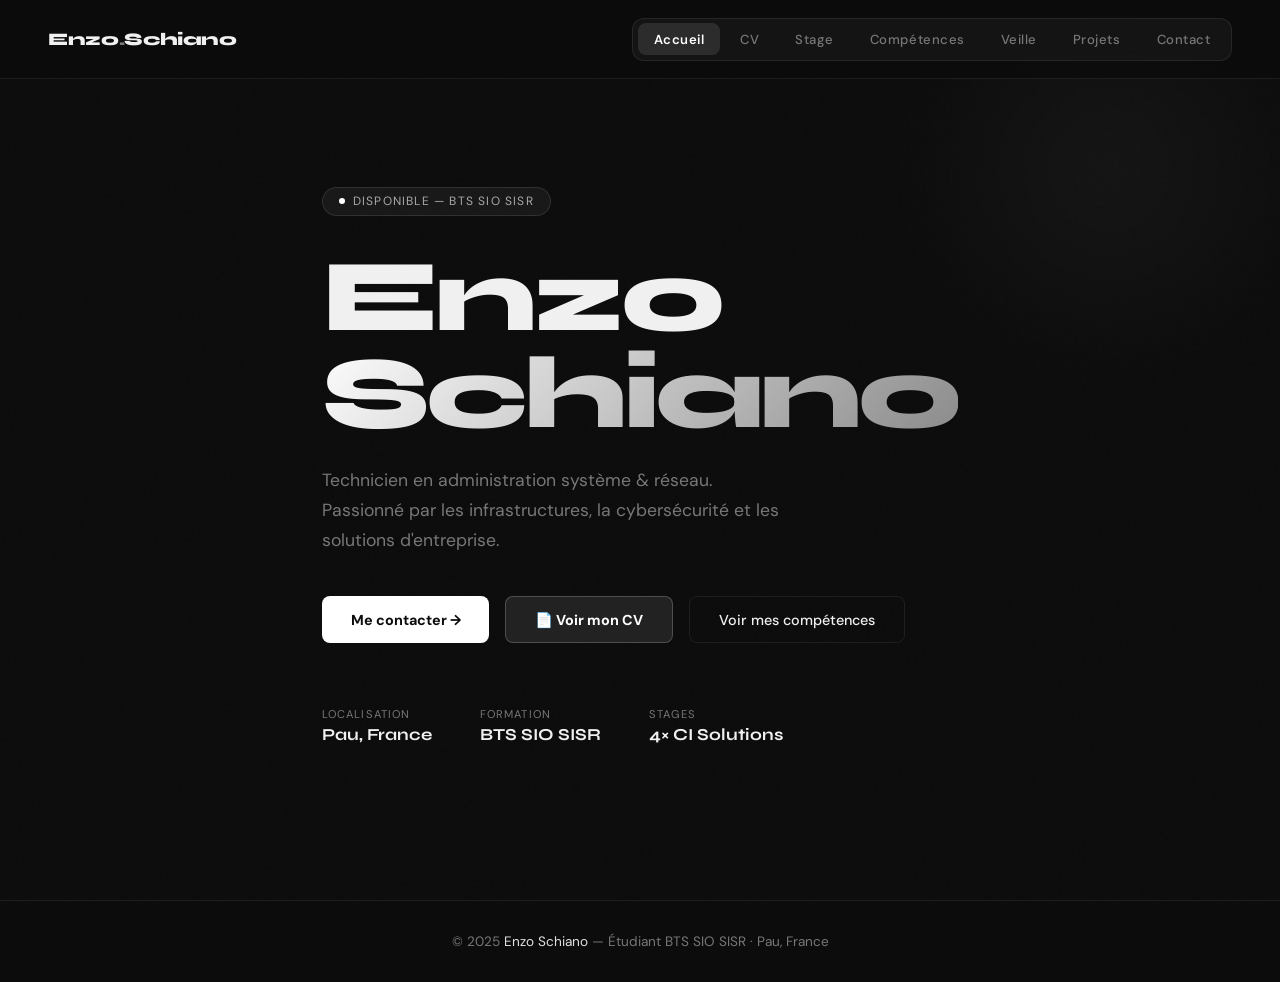
<file: index.html>
<!DOCTYPE html>
<html lang="fr">

<head>
    <meta charset="UTF-8" />
    <meta name="viewport" content="width=device-width, initial-scale=1.0" />
    <title>Enzo Schiano — BTS SIO SISR</title>
    <link rel="preconnect" href="https://fonts.googleapis.com">
    <link
        href="https://fonts.googleapis.com/css2?family=Syne:wght@400;600;700;800&family=DM+Sans:wght@300;400;500&display=swap"
        rel="stylesheet">
    <link rel="stylesheet" href="style.css">
</head>

<body>

    <nav>
        <a href="index.html" class="nav-logo" style="text-decoration:none;">Enzo<span>.</span>Schiano</a>
        <button class="nav-burger" id="burger-menu">
            <span></span>
            <span></span>
            <span></span>
        </button>
        <ul class="nav-tabs">
            <li><a href="index.html" class="active" >Accueil</a></li>
            <li><a href="cv.html">CV</a></li>
            <li><a href="stage.html">Stage</a></li>
            <li><a href="competences.html">Compétences</a></li>
            <li><a href="veille.html">Veille</a></li>
            <li><a href="rgsystem.html">Projets</a></li>
            <li><a href="contact.html">Contact</a></li>
        </ul>
    </nav>

    
<div id="accueil">
        <section id="hero">
            <div class="hero-glow"></div>
            <div class="hero-content">
                <div class="hero-tag">Disponible — BTS SIO SISR</div>
                <h1>Enzo<br><span class="highlight">Schiano</span></h1>
                <p class="hero-subtitle">Technicien en administration système &amp; réseau. Passionné par les
                    infrastructures, la cybersécurité et les solutions d'entreprise.</p>
                <div class="hero-actions" style="flex-wrap: wrap; gap: 1rem;">
                    <a href="contact.html" class="btn-primary">Me contacter →</a>
                    <a href="CV_Enzo_Schiano.png" target="_blank" class="btn-primary" style="background:#222; color:#fff; border: 1px solid rgba(255,255,255,0.2);">📄 Voir mon CV</a>
                    <a href="competences.html" class="btn-outline">Voir mes compétences</a>
                </div>
                <div class="hero-meta">
                    <div>
                        <div class="hero-meta-label">Localisation</div>
                        <div class="hero-meta-value">Pau, France</div>
                    </div>
                    <div>
                        <div class="hero-meta-label">Formation</div>
                        <div class="hero-meta-value">BTS SIO SISR</div>
                    </div>
                    <div>
                        <div class="hero-meta-label">Stages</div>
                        <div class="hero-meta-value">4× CI Solutions</div>
                    </div>
                </div>
            </div>
        </section>
        
    </div>
    <footer>
        <p>© 2025 <span>Enzo Schiano</span> — Étudiant BTS SIO SISR · Pau, France</p>
    </footer>
    <script>
        // Animations au scroll (reveal)
        function triggerReveal() {
            const reveals = document.querySelectorAll('.reveal');
            const observer = new IntersectionObserver((entries) => {
                entries.forEach((entry, i) => {
                    if (entry.isIntersecting) {
                        setTimeout(() => entry.target.classList.add('visible'), (i % 6) * 80);
                        observer.unobserve(entry.target);
                    }
                });
            }, { threshold: 0.1 });
            
            reveals.forEach(el => el.classList.remove('visible'));
            reveals.forEach(el => observer.observe(el));
        }

        // Menu Burger
        const burgerMenu = document.getElementById('burger-menu');
        const navTabs = document.querySelector('.nav-tabs');

        if (burgerMenu) {
            burgerMenu.addEventListener('click', () => {
                burgerMenu.classList.toggle('active');
                navTabs.classList.toggle('show');
                document.body.style.overflow = navTabs.classList.contains('show') ? 'hidden' : '';
            });

            // Fermer le menu lors du clic sur un lien
            const navLinks = document.querySelectorAll('.nav-tabs a');
            navLinks.forEach(link => {
                link.addEventListener('click', () => {
                    burgerMenu.classList.remove('active');
                    navTabs.classList.remove('show');
                    document.body.style.overflow = '';
                });
            });
        }

        document.addEventListener('DOMContentLoaded', triggerReveal);
    </script>
</body>
</html>
</file>
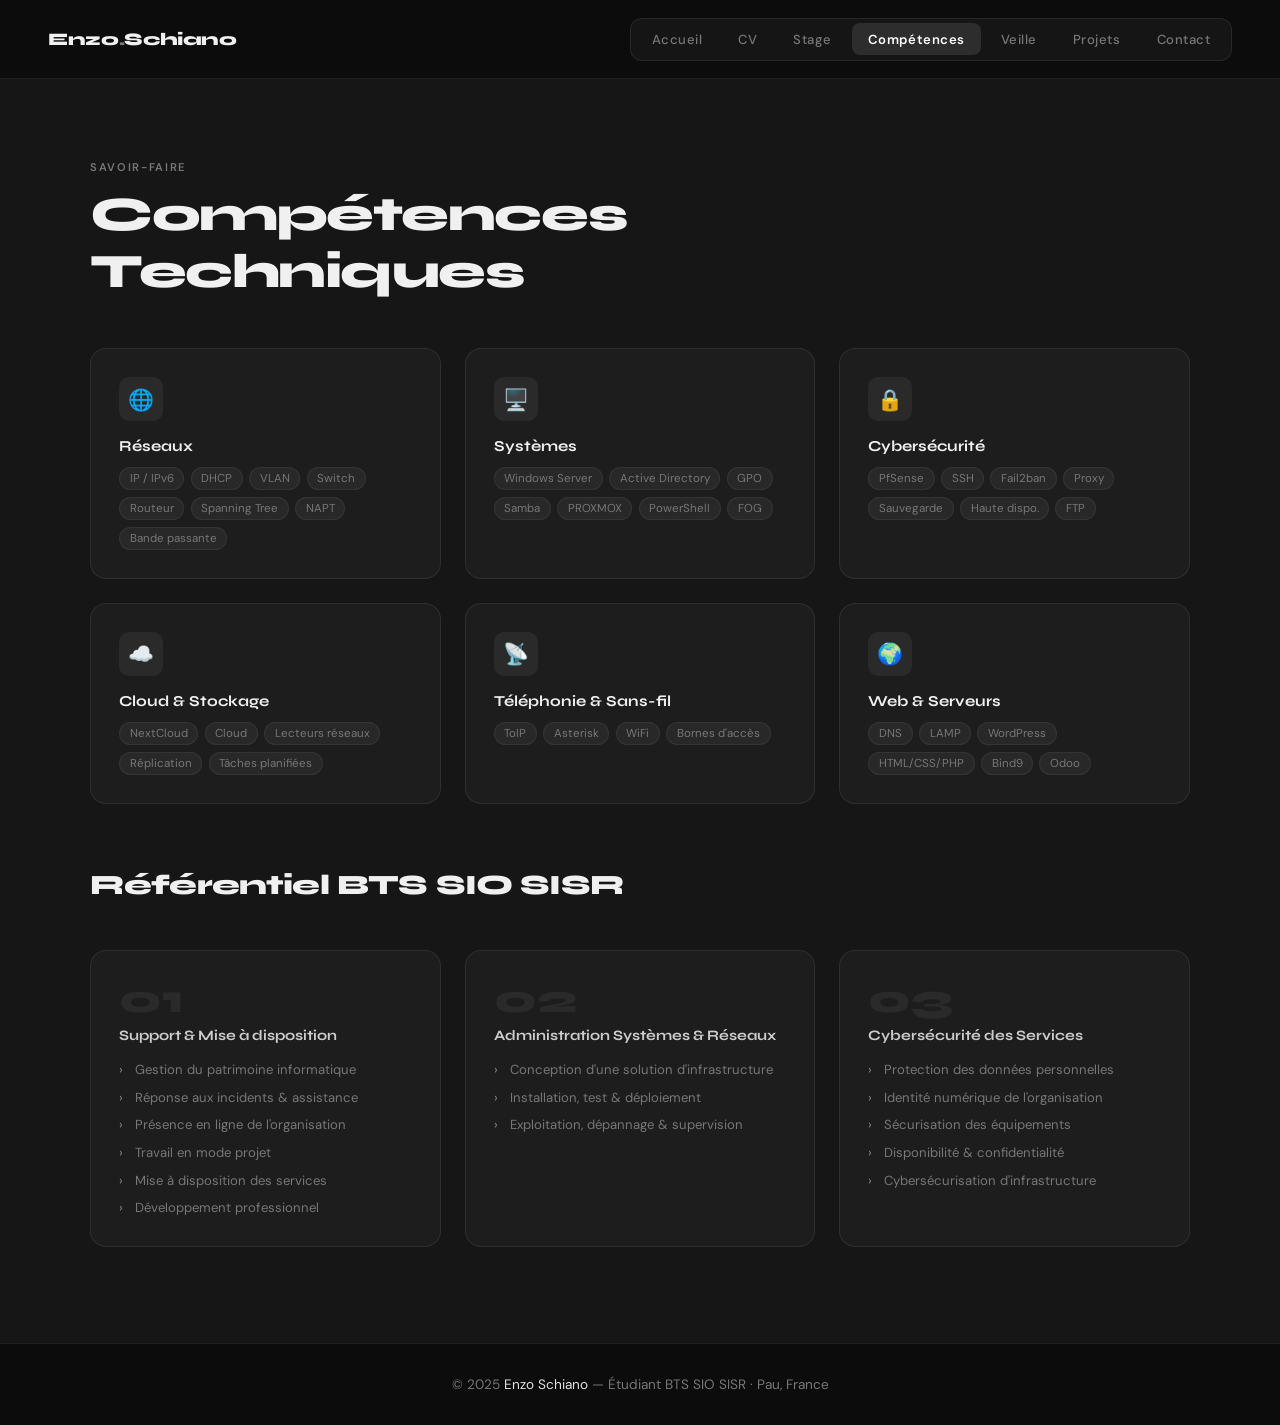
<file: competences.html>
<!DOCTYPE html>
<html lang="fr">

<head>
    <meta charset="UTF-8" />
    <meta name="viewport" content="width=device-width, initial-scale=1.0" />
    <title>Enzo Schiano — BTS SIO SISR</title>
    <link rel="preconnect" href="https://fonts.googleapis.com">
    <link
        href="https://fonts.googleapis.com/css2?family=Syne:wght@400;600;700;800&family=DM+Sans:wght@300;400;500&display=swap"
        rel="stylesheet">
    <link rel="stylesheet" href="style.css">
</head>

<body>

    <nav>
        <a href="index.html" class="nav-logo" style="text-decoration:none;">Enzo<span>.</span>Schiano</a>
        <button class="nav-burger" id="burger-menu">
            <span></span>
            <span></span>
            <span></span>
        </button>
        <ul class="nav-tabs">
            <li><a href="index.html" >Accueil</a></li>
            <li><a href="cv.html">CV</a></li>
            <li><a href="stage.html">Stage</a></li>
            <li><a href="competences.html" class="active">Compétences</a></li>
            <li><a href="veille.html">Veille</a></li>
            <li><a href="rgsystem.html">Projets</a></li>
            <li><a href="contact.html">Contact</a></li>
        </ul>
    </nav>

    
<div id="competences" style="padding-top: 4rem;">
        <section id="competences" style="padding-top:6rem; background:var(--bg3);">
            <div class="section-inner">
                <p class="section-label reveal">Savoir-faire</p>
                <h2 class="reveal">Compétences<br>Techniques</h2>
                <div class="skills-grid">
                    <div class="skill-card reveal">
                        <div class="skill-icon">🌐</div>
                        <div class="skill-title">Réseaux</div>
                        <div class="skill-items"><span class="skill-pill">IP / IPv6</span><span
                                class="skill-pill">DHCP</span><span class="skill-pill">VLAN</span><span
                                class="skill-pill">Switch</span><span class="skill-pill">Routeur</span><span
                                class="skill-pill">Spanning Tree</span><span class="skill-pill">NAPT</span><span
                                class="skill-pill">Bande passante</span></div>
                    </div>
                    <div class="skill-card reveal">
                        <div class="skill-icon">🖥️</div>
                        <div class="skill-title">Systèmes</div>
                        <div class="skill-items"><span class="skill-pill">Windows Server</span><span
                                class="skill-pill">Active Directory</span><span class="skill-pill">GPO</span><span
                                class="skill-pill">Samba</span><span class="skill-pill">PROXMOX</span><span
                                class="skill-pill">PowerShell</span><span class="skill-pill">FOG</span></div>
                    </div>
                    <div class="skill-card reveal">
                        <div class="skill-icon">🔒</div>
                        <div class="skill-title">Cybersécurité</div>
                        <div class="skill-items"><span class="skill-pill">PfSense</span><span
                                class="skill-pill">SSH</span><span class="skill-pill">Fail2ban</span><span
                                class="skill-pill">Proxy</span><span class="skill-pill">Sauvegarde</span><span
                                class="skill-pill">Haute dispo.</span><span class="skill-pill">FTP</span></div>
                    </div>
                    <div class="skill-card reveal">
                        <div class="skill-icon">☁️</div>
                        <div class="skill-title">Cloud &amp; Stockage</div>
                        <div class="skill-items"><span class="skill-pill">NextCloud</span><span
                                class="skill-pill">Cloud</span><span class="skill-pill">Lecteurs réseaux</span><span
                                class="skill-pill">Réplication</span><span class="skill-pill">Tâches planifiées</span>
                        </div>
                    </div>
                    <div class="skill-card reveal">
                        <div class="skill-icon">📡</div>
                        <div class="skill-title">Téléphonie &amp; Sans-fil</div>
                        <div class="skill-items"><span class="skill-pill">ToIP</span><span
                                class="skill-pill">Asterisk</span><span class="skill-pill">WiFi</span><span
                                class="skill-pill">Bornes d'accès</span></div>
                    </div>
                    <div class="skill-card reveal">
                        <div class="skill-icon">🌍</div>
                        <div class="skill-title">Web &amp; Serveurs</div>
                        <div class="skill-items"><span class="skill-pill">DNS</span><span
                                class="skill-pill">LAMP</span><span class="skill-pill">WordPress</span><span
                                class="skill-pill">HTML/CSS/PHP</span><span class="skill-pill">Bind9</span><span
                                class="skill-pill">Odoo</span></div>
                    </div>
                </div>
                <h2 class="reveal" style="margin-top:4rem;font-size:1.75rem;">Référentiel BTS SIO SISR</h2>
                <div class="bts-grid">
                    <div class="bts-card reveal">
                        <div class="bts-number">01</div>
                        <div class="bts-title">Support &amp; Mise à disposition</div>
                        <ul class="bts-items">
                            <li>Gestion du patrimoine informatique</li>
                            <li>Réponse aux incidents &amp; assistance</li>
                            <li>Présence en ligne de l'organisation</li>
                            <li>Travail en mode projet</li>
                            <li>Mise à disposition des services</li>
                            <li>Développement professionnel</li>
                        </ul>
                    </div>
                    <div class="bts-card reveal">
                        <div class="bts-number">02</div>
                        <div class="bts-title">Administration Systèmes &amp; Réseaux</div>
                        <ul class="bts-items">
                            <li>Conception d'une solution d'infrastructure</li>
                            <li>Installation, test &amp; déploiement</li>
                            <li>Exploitation, dépannage &amp; supervision</li>
                        </ul>
                    </div>
                    <div class="bts-card reveal">
                        <div class="bts-number">03</div>
                        <div class="bts-title">Cybersécurité des Services</div>
                        <ul class="bts-items">
                            <li>Protection des données personnelles</li>
                            <li>Identité numérique de l'organisation</li>
                            <li>Sécurisation des équipements</li>
                            <li>Disponibilité &amp; confidentialité</li>
                            <li>Cybersécurisation d'infrastructure</li>
                        </ul>
                    </div>
                </div>
            </div>
        </section>
        
    </div>
    <footer>
        <p>© 2025 <span>Enzo Schiano</span> — Étudiant BTS SIO SISR · Pau, France</p>
    </footer>
    <script>
        // Animations au scroll (reveal)
        function triggerReveal() {
            const reveals = document.querySelectorAll('.reveal');
            const observer = new IntersectionObserver((entries) => {
                entries.forEach((entry, i) => {
                    if (entry.isIntersecting) {
                        setTimeout(() => entry.target.classList.add('visible'), (i % 6) * 80);
                        observer.unobserve(entry.target);
                    }
                });
            }, { threshold: 0.1 });
            
            reveals.forEach(el => el.classList.remove('visible'));
            reveals.forEach(el => observer.observe(el));
        }

        // Menu Burger
        const burgerMenu = document.getElementById('burger-menu');
        const navTabs = document.querySelector('.nav-tabs');

        if (burgerMenu) {
            burgerMenu.addEventListener('click', () => {
                burgerMenu.classList.toggle('active');
                navTabs.classList.toggle('show');
                document.body.style.overflow = navTabs.classList.contains('show') ? 'hidden' : '';
            });

            // Fermer le menu lors du clic sur un lien
            const navLinks = document.querySelectorAll('.nav-tabs a');
            navLinks.forEach(link => {
                link.addEventListener('click', () => {
                    burgerMenu.classList.remove('active');
                    navTabs.classList.remove('show');
                    document.body.style.overflow = '';
                });
            });
        }

        document.addEventListener('DOMContentLoaded', triggerReveal);
    </script>
</body>
</html>
</file>
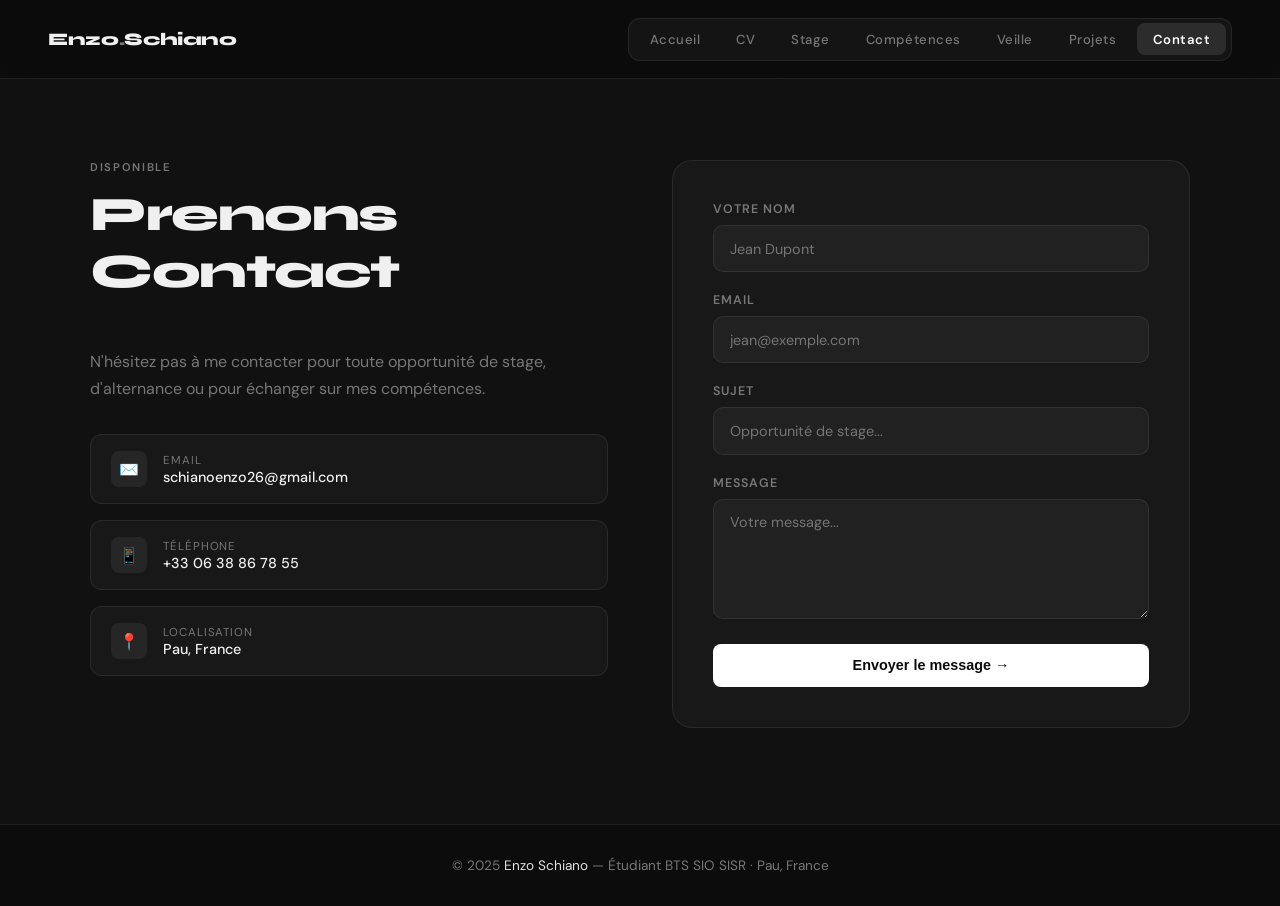
<file: contact.html>
<!DOCTYPE html>
<html lang="fr">

<head>
    <meta charset="UTF-8" />
    <meta name="viewport" content="width=device-width, initial-scale=1.0" />
    <title>Enzo Schiano — Contact</title>
    <link rel="preconnect" href="https://fonts.googleapis.com">
    <link
        href="https://fonts.googleapis.com/css2?family=Syne:wght@400;600;700;800&family=DM+Sans:wght@300;400;500&display=swap"
        rel="stylesheet">
    <link rel="stylesheet" href="style.css">
</head>

<body>

    <nav>
        <a href="index.html" class="nav-logo" style="text-decoration:none;">Enzo<span>.</span>Schiano</a>
        <button class="nav-burger" id="burger-menu">
            <span></span>
            <span></span>
            <span></span>
        </button>
        <ul class="nav-tabs">
            <li><a href="index.html">Accueil</a></li>
            <li><a href="cv.html">CV</a></li>
            <li><a href="stage.html">Stage</a></li>
            <li><a href="competences.html">Compétences</a></li>
            <li><a href="veille.html">Veille</a></li>
            <li><a href="rgsystem.html">Projets</a></li>
            <li><a href="contact.html" class="active">Contact</a></li>
        </ul>
    </nav>

    <div id="contact-wrapper" style="padding-top: 4rem;">
        <section id="contact" style="padding-top:6rem; background:var(--bg2);">
            <div class="section-inner">
                <div class="contact-wrapper">
                    <div class="contact-info reveal">
                        <p class="section-label">Disponible</p>
                        <h2>Prenons<br>Contact</h2>
                        <p class="contact-desc">N'hésitez pas à me contacter pour toute opportunité de stage,
                            d'alternance ou pour échanger sur mes compétences.</p>
                        <div class="contact-links">
                            <a href="mailto:schianoenzo26@gmail.com" class="contact-link-item">
                                <div class="contact-link-icon">✉️</div>
                                <div>
                                    <div class="contact-link-label">Email</div>
                                    <div class="contact-link-value">schianoenzo26@gmail.com</div>
                                </div>
                            </a>
                            <a href="tel:+33638867855" class="contact-link-item">
                                <div class="contact-link-icon">📱</div>
                                <div>
                                    <div class="contact-link-label">Téléphone</div>
                                    <div class="contact-link-value">+33 06 38 86 78 55</div>
                                </div>
                            </a>
                            <div class="contact-link-item">
                                <div class="contact-link-icon">📍</div>
                                <div>
                                    <div class="contact-link-label">Localisation</div>
                                    <div class="contact-link-value">Pau, France</div>
                                </div>
                            </div>
                        </div>
                    </div>
                    <div class="contact-form reveal">
                        <div class="form-group"><label>Votre nom</label><input type="text" placeholder="Jean Dupont">
                        </div>
                        <div class="form-group"><label>Email</label><input type="email" placeholder="jean@exemple.com">
                        </div>
                        <div class="form-group"><label>Sujet</label><input type="text"
                                placeholder="Opportunité de stage..."></div>
                        <div class="form-group"><label>Message</label><textarea
                                placeholder="Votre message..."></textarea></div>
                        <button class="btn-primary" style="width:100%;justify-content:center;">Envoyer le message
                            →</button>
                    </div>
                </div>
            </div>
        </section>
    </div>

    <footer>
        <p>© 2025 <span>Enzo Schiano</span> — Étudiant BTS SIO SISR · Pau, France</p>
    </footer>

    <script>
        // Animations au scroll (reveal)
        function triggerReveal() {
            const reveals = document.querySelectorAll('.reveal');
            const observer = new IntersectionObserver((entries) => {
                entries.forEach((entry, i) => {
                    if (entry.isIntersecting) {
                        setTimeout(() => entry.target.classList.add('visible'), (i % 6) * 80);
                        observer.unobserve(entry.target);
                    }
                });
            }, { threshold: 0.1 });
            
            reveals.forEach(el => el.classList.remove('visible'));
            reveals.forEach(el => observer.observe(el));
        }

        // Menu Burger
        const burgerMenu = document.getElementById('burger-menu');
        const navTabs = document.querySelector('.nav-tabs');

        if (burgerMenu) {
            burgerMenu.addEventListener('click', () => {
                burgerMenu.classList.toggle('active');
                navTabs.classList.toggle('show');
                document.body.style.overflow = navTabs.classList.contains('show') ? 'hidden' : '';
            });

            // Fermer le menu lors du clic sur un lien
            const navLinks = document.querySelectorAll('.nav-tabs a');
            navLinks.forEach(link => {
                link.addEventListener('click', () => {
                    burgerMenu.classList.remove('active');
                    navTabs.classList.remove('show');
                    document.body.style.overflow = '';
                });
            });
        }

        document.addEventListener('DOMContentLoaded', triggerReveal);
    </script>
</body>

</html>
</file>
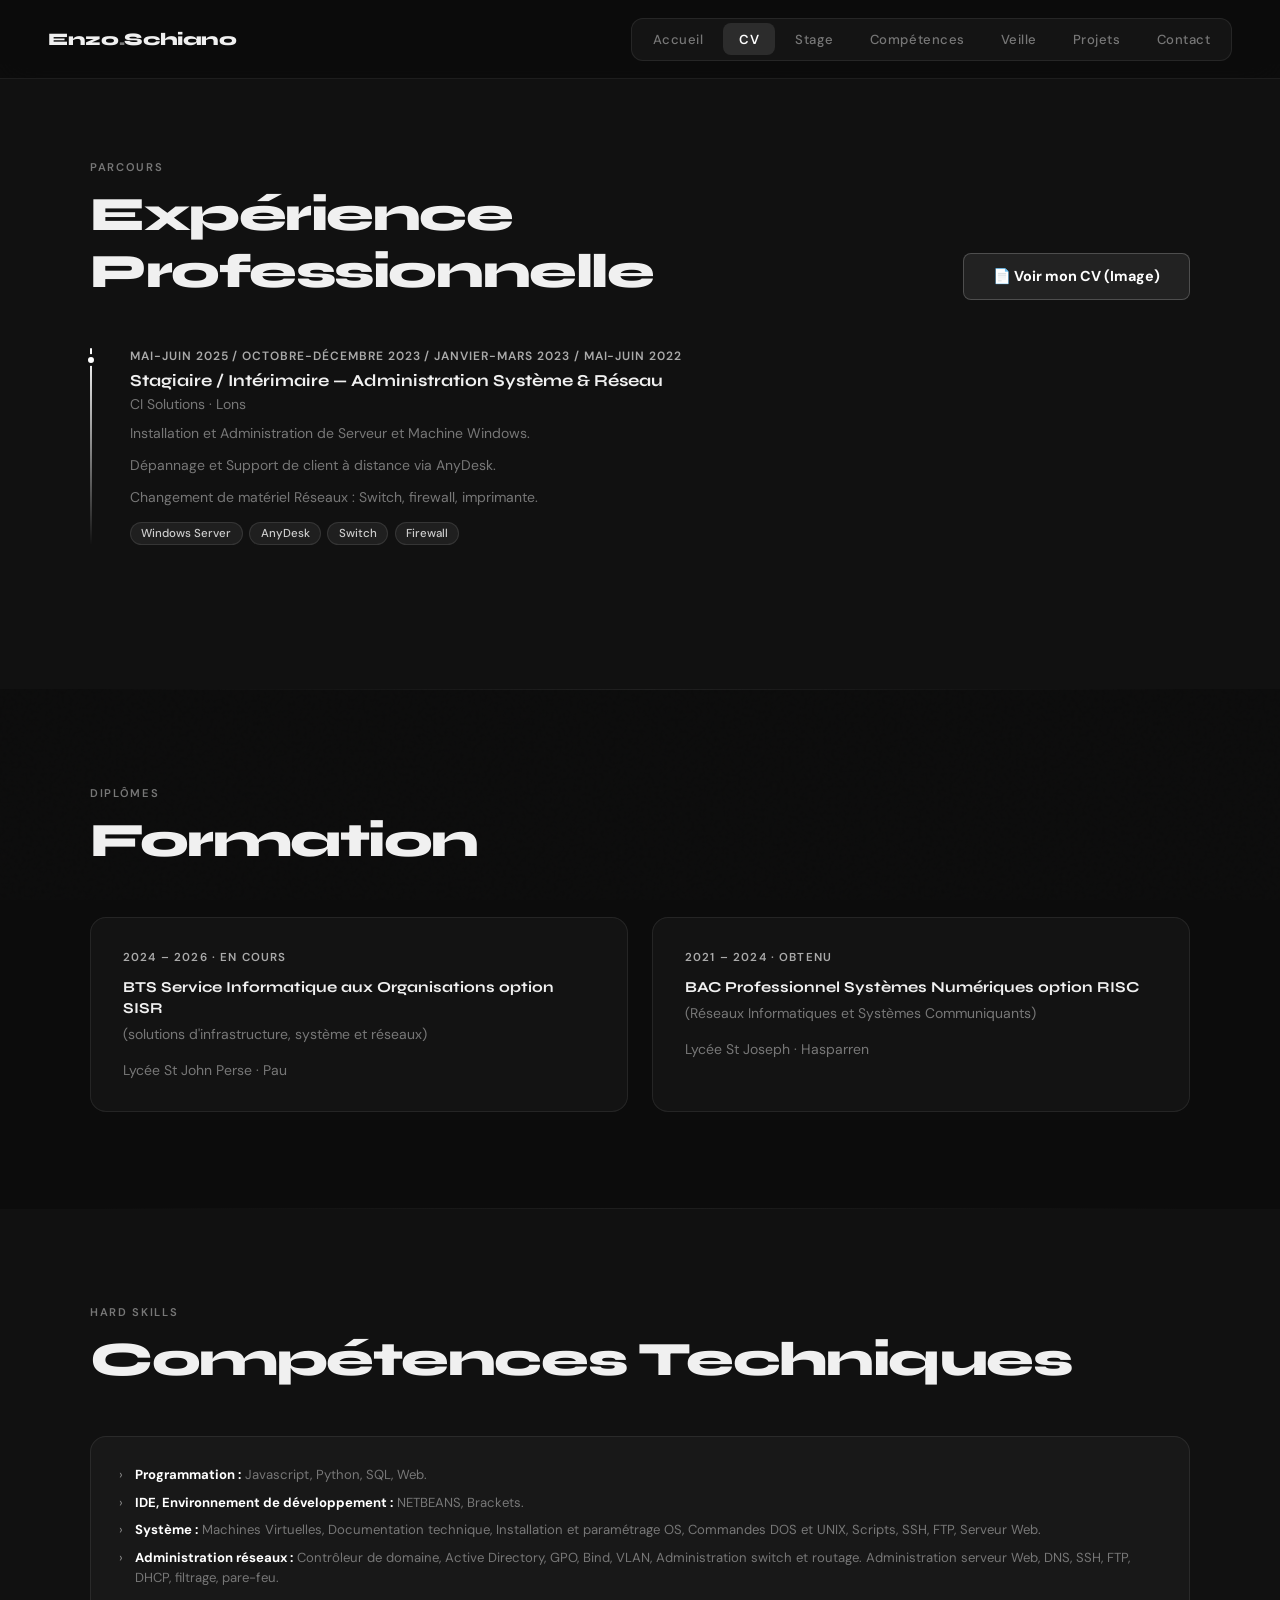
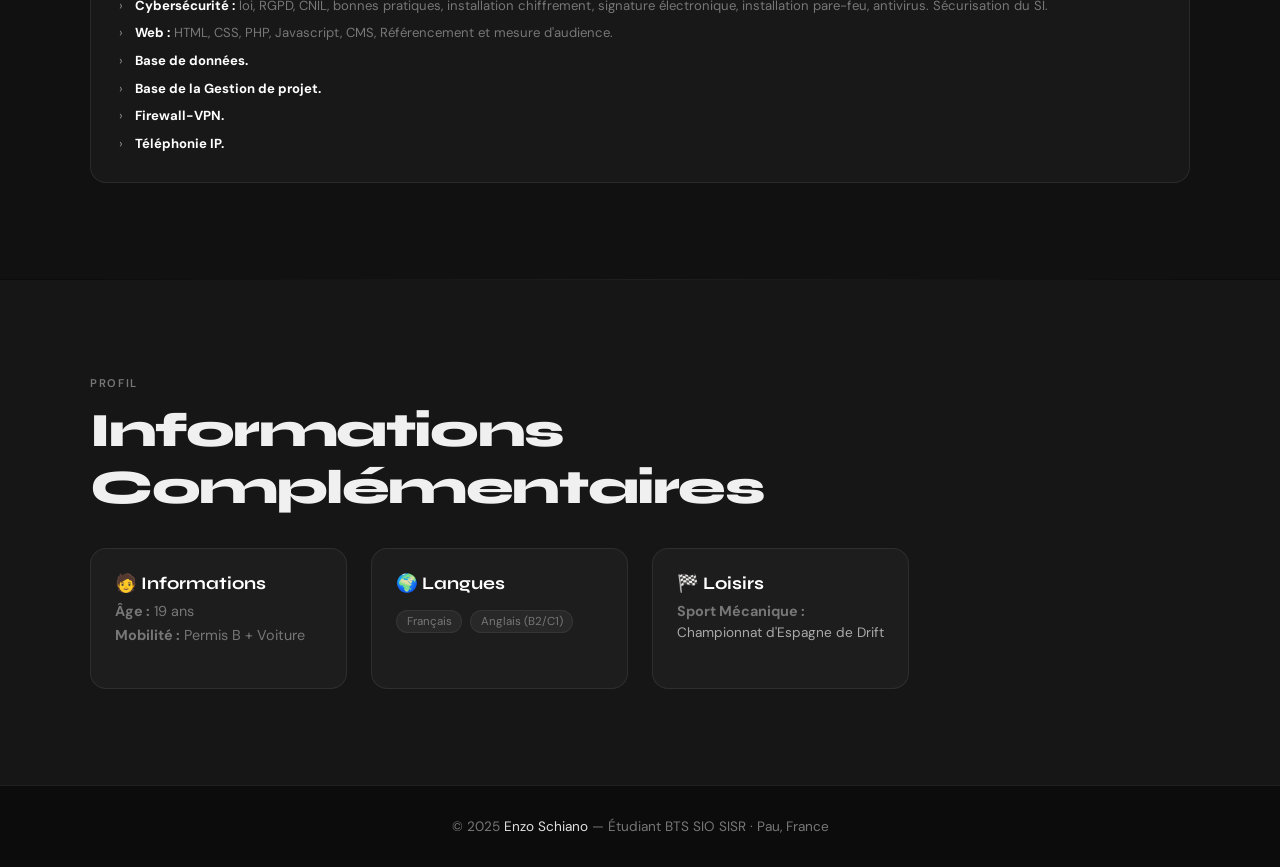
<file: cv.html>
<!DOCTYPE html>
<html lang="fr">

<head>
    <meta charset="UTF-8" />
    <meta name="viewport" content="width=device-width, initial-scale=1.0" />
    <title>Enzo Schiano — BTS SIO SISR</title>
    <link rel="preconnect" href="https://fonts.googleapis.com">
    <link
        href="https://fonts.googleapis.com/css2?family=Syne:wght@400;600;700;800&family=DM+Sans:wght@300;400;500&display=swap"
        rel="stylesheet">
    <link rel="stylesheet" href="style.css">
</head>

<body>

    <nav>
        <a href="index.html" class="nav-logo" style="text-decoration:none;">Enzo<span>.</span>Schiano</a>
        <button class="nav-burger" id="burger-menu">
            <span></span>
            <span></span>
            <span></span>
        </button>
        <ul class="nav-tabs">
            <li><a href="index.html" >Accueil</a></li>
            <li><a href="cv.html" class="active">CV</a></li>
            <li><a href="stage.html">Stage</a></li>
            <li><a href="competences.html">Compétences</a></li>
            <li><a href="veille.html">Veille</a></li>
            <li><a href="rgsystem.html">Projets</a></li>
            <li><a href="contact.html">Contact</a></li>
        </ul>
    </nav>

    
<div id="cv" style="padding-top: 4rem;">
        <section id="experience" style="padding-top:6rem; background:var(--bg2);">
            <div class="section-inner">
                <p class="section-label reveal">Parcours</p>
                <div style="display: flex; justify-content: space-between; align-items: flex-end; margin-bottom: 3rem; flex-wrap: wrap; gap: 1rem;">
                    <h2 class="reveal" style="margin-bottom: 0;">Expérience<br>Professionnelle</h2>
                    <a href="CV_Enzo_Schiano.png" target="_blank" class="btn-primary reveal" style="background:#222; color:#fff; border: 1px solid rgba(255,255,255,0.2);">📄 Voir mon CV (Image)</a>
                </div>
                <div class="timeline">
                    <div class="timeline-item reveal">
                        <div class="timeline-date">Mai-Juin 2025 / Octobre-Décembre 2023 / Janvier-Mars 2023 / Mai-Juin 2022</div>
                        <div class="timeline-title">Stagiaire / Intérimaire — Administration Système &amp; Réseau</div>
                        <div class="timeline-company">CI Solutions · Lons</div>
                        <p class="timeline-desc" style="margin-bottom: 0.5rem;">Installation et Administration de Serveur et Machine Windows.</p>
                        <p class="timeline-desc" style="margin-bottom: 0.5rem;">Dépannage et Support de client à distance via AnyDesk.</p>
                        <p class="timeline-desc">Changement de matériel Réseaux : Switch, firewall, imprimante.</p>
                        <div class="timeline-tags">
                            <span class="tag">Windows Server</span>
                            <span class="tag">AnyDesk</span>
                            <span class="tag">Switch</span>
                            <span class="tag">Firewall</span>
                        </div>
                    </div>
                </div>
            </div>
        </section>

        <div class="divider"></div>
        
        <section>
            <div class="section-inner">
                <p class="section-label reveal">Diplômes</p>
                <h2 class="reveal">Formation</h2>
                <div class="formation-grid">
                    <div class="formation-card reveal">
                        <div class="formation-year">2024 – 2026 · En cours</div>
                        <div class="formation-degree" style="font-size: 0.95rem; line-height: 1.4;">BTS Service Informatique aux Organisations option SISR</div>
                        <div class="formation-school">(solutions d'infrastructure, système et réseaux)<br><br>Lycée St John Perse · Pau</div>
                    </div>
                    <div class="formation-card reveal">
                        <div class="formation-year">2021 – 2024 · Obtenu</div>
                        <div class="formation-degree" style="font-size: 0.95rem; line-height: 1.4;">BAC Professionnel Systèmes Numériques option RISC</div>
                        <div class="formation-school">(Réseaux Informatiques et Systèmes Communiquants)<br><br>Lycée St Joseph · Hasparren</div>
                    </div>
                </div>
            </div>
        </section>
        
        <div class="divider"></div>
        <section id="tech-skills" style="background:var(--bg2);">
            <div class="section-inner">
                <p class="section-label reveal">Hard Skills</p>
                <h2 class="reveal">Compétences Techniques</h2>
                <div class="bts-grid" style="grid-template-columns: 1fr;">
                    
                    <div class="bts-card reveal">
                        <ul class="bts-items">
                            <li><strong style="color: #fff;">Programmation :</strong> Javascript, Python, SQL, Web.</li>
                            <li><strong style="color: #fff;">IDE, Environnement de développement :</strong> NETBEANS, Brackets.</li>
                            <li><strong style="color: #fff;">Système :</strong> Machines Virtuelles, Documentation technique, Installation et paramétrage OS, Commandes DOS et UNIX, Scripts, SSH, FTP, Serveur Web.</li>
                            <li><strong style="color: #fff;">Administration réseaux :</strong> Contrôleur de domaine, Active Directory, GPO, Bind, VLAN, Administration switch et routage. Administration serveur Web, DNS, SSH, FTP, DHCP, filtrage, pare-feu.</li>
                            <li><strong style="color: #fff;">Cybersécurité :</strong> loi, RGPD, CNIL, bonnes pratiques, installation chiffrement, signature électronique, installation pare-feu, antivirus. Sécurisation du SI.</li>
                            <li><strong style="color: #fff;">Web :</strong> HTML, CSS, PHP, Javascript, CMS, Référencement et mesure d'audience.</li>
                            <li><strong style="color: #fff;">Base de données.</strong></li>
                            <li><strong style="color: #fff;">Base de la Gestion de projet.</strong></li>
                            <li><strong style="color: #fff;">Firewall-VPN.</strong></li>
                            <li><strong style="color: #fff;">Téléphonie IP.</strong></li>
                        </ul>
                    </div>

                </div>
            </div>
        </section>
        
        <div class="divider"></div>
        <section style="background:var(--bg3);">
            <div class="section-inner">
                <p class="section-label reveal">Profil</p>
                <h2 class="reveal" style="margin-bottom: 2rem;">Informations Complémentaires</h2>
                <div style="display: grid; grid-template-columns: repeat(auto-fit, minmax(200px, 1fr)); gap: 1.5rem; margin-top: 2rem;">
                    
                    <div class="skill-card reveal" style="padding: 1.5rem;">
                        <h3 style="font-family: 'Syne', sans-serif; font-size: 1.1rem; margin-bottom: 0.5rem; color: #fff;">🧑 Informations</h3>
                        <p style="color: var(--muted); font-size: 0.9rem; margin-bottom: 0.4rem;"><strong>Âge :</strong> 19 ans</p>
                        <p style="color: var(--muted); font-size: 0.9rem;"><strong>Mobilité :</strong> Permis B + Voiture</p>
                    </div>

                    <div class="skill-card reveal" style="padding: 1.5rem;">
                        <h3 style="font-family: 'Syne', sans-serif; font-size: 1.1rem; margin-bottom: 0.5rem; color: #fff;">🌍 Langues</h3>
                        <div style="display: flex; flex-wrap: wrap; gap: 0.5rem; margin-top: 1rem;">
                            <span class="skill-pill">Français</span>
                            <span class="skill-pill">Anglais (B2/C1)</span>
                        </div>
                    </div>

                    <div class="skill-card reveal" style="padding: 1.5rem;">
                        <h3 style="font-family: 'Syne', sans-serif; font-size: 1.1rem; margin-bottom: 0.5rem; color: #fff;">🏁 Loisirs</h3>
                        <p style="color: var(--muted); font-size: 0.9rem;"><strong>Sport Mécanique :</strong></p>
                        <p style="color: #aaa; font-size: 0.85rem; margin-top: 0.3rem;">Championnat d'Espagne de Drift</p>
                    </div>

                    <div class="skill-card reveal" style="padding: 1.5rem;">
                        <h3 style="font-family: 'Syne', sans-serif; font-size: 1.1rem; margin-bottom: 0.5rem; color: #fff;">💡 Soft Skills</h3>
                        <div style="display: flex; flex-wrap: wrap; gap: 0.5rem; margin-top: 1rem;">
                            <span class="skill-pill">Autonomie</span>
                            <span class="skill-pill">Efficacité</span>
                            <span class="skill-pill">Serviable</span>
                        </div>
                    </div>
                </div>
            </div>
        </section>
        
    </div>
    <footer>
        <p>© 2025 <span>Enzo Schiano</span> — Étudiant BTS SIO SISR · Pau, France</p>
    </footer>
    <script>
        // Animations au scroll (reveal)
        function triggerReveal() {
            const reveals = document.querySelectorAll('.reveal');
            const observer = new IntersectionObserver((entries) => {
                entries.forEach((entry, i) => {
                    if (entry.isIntersecting) {
                        setTimeout(() => entry.target.classList.add('visible'), (i % 6) * 80);
                        observer.unobserve(entry.target);
                    }
                });
            }, { threshold: 0.1 });
            
            reveals.forEach(el => el.classList.remove('visible'));
            reveals.forEach(el => observer.observe(el));
        }

        // Menu Burger
        const burgerMenu = document.getElementById('burger-menu');
        const navTabs = document.querySelector('.nav-tabs');

        if (burgerMenu) {
            burgerMenu.addEventListener('click', () => {
                burgerMenu.classList.toggle('active');
                navTabs.classList.toggle('show');
                document.body.style.overflow = navTabs.classList.contains('show') ? 'hidden' : '';
            });

            // Fermer le menu lors du clic sur un lien
            const navLinks = document.querySelectorAll('.nav-tabs a');
            navLinks.forEach(link => {
                link.addEventListener('click', () => {
                    burgerMenu.classList.remove('active');
                    navTabs.classList.remove('show');
                    document.body.style.overflow = '';
                });
            });
        }

        document.addEventListener('DOMContentLoaded', triggerReveal);
    </script>
</body>
</html>
</file>
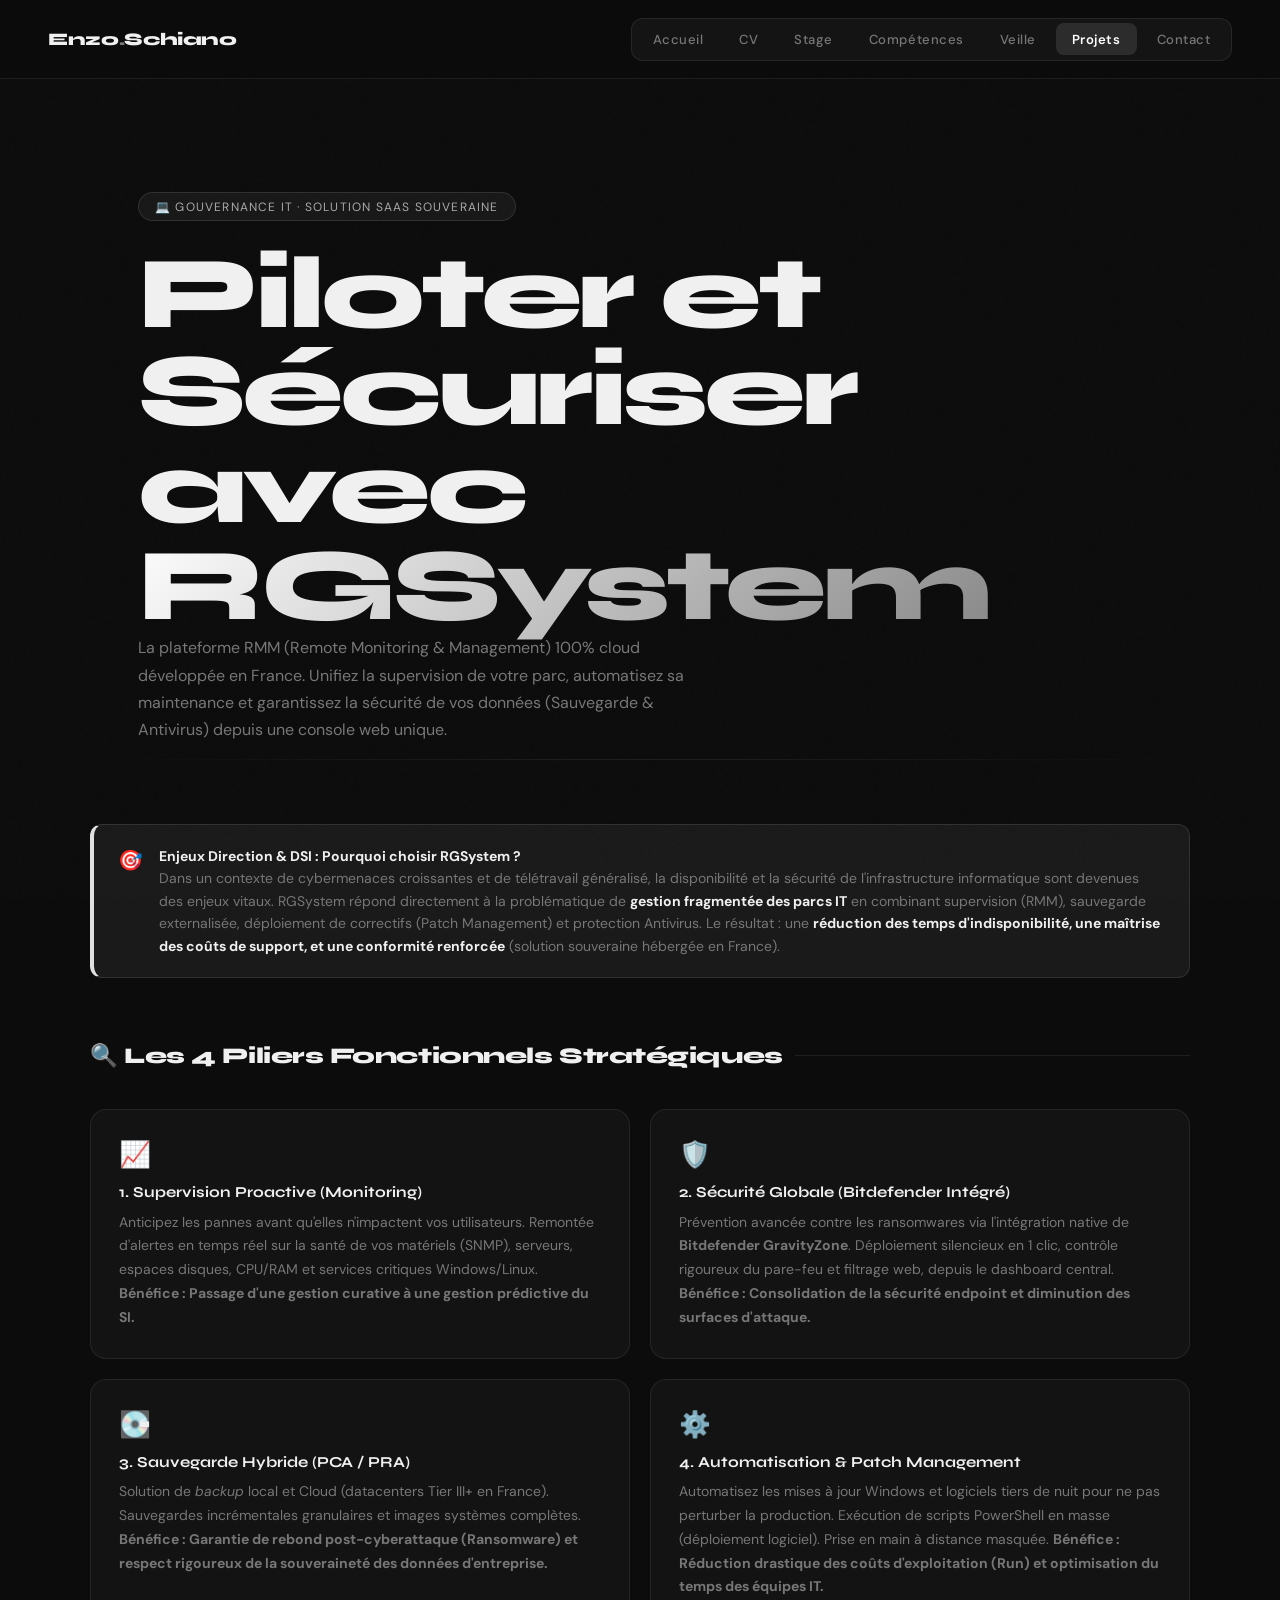
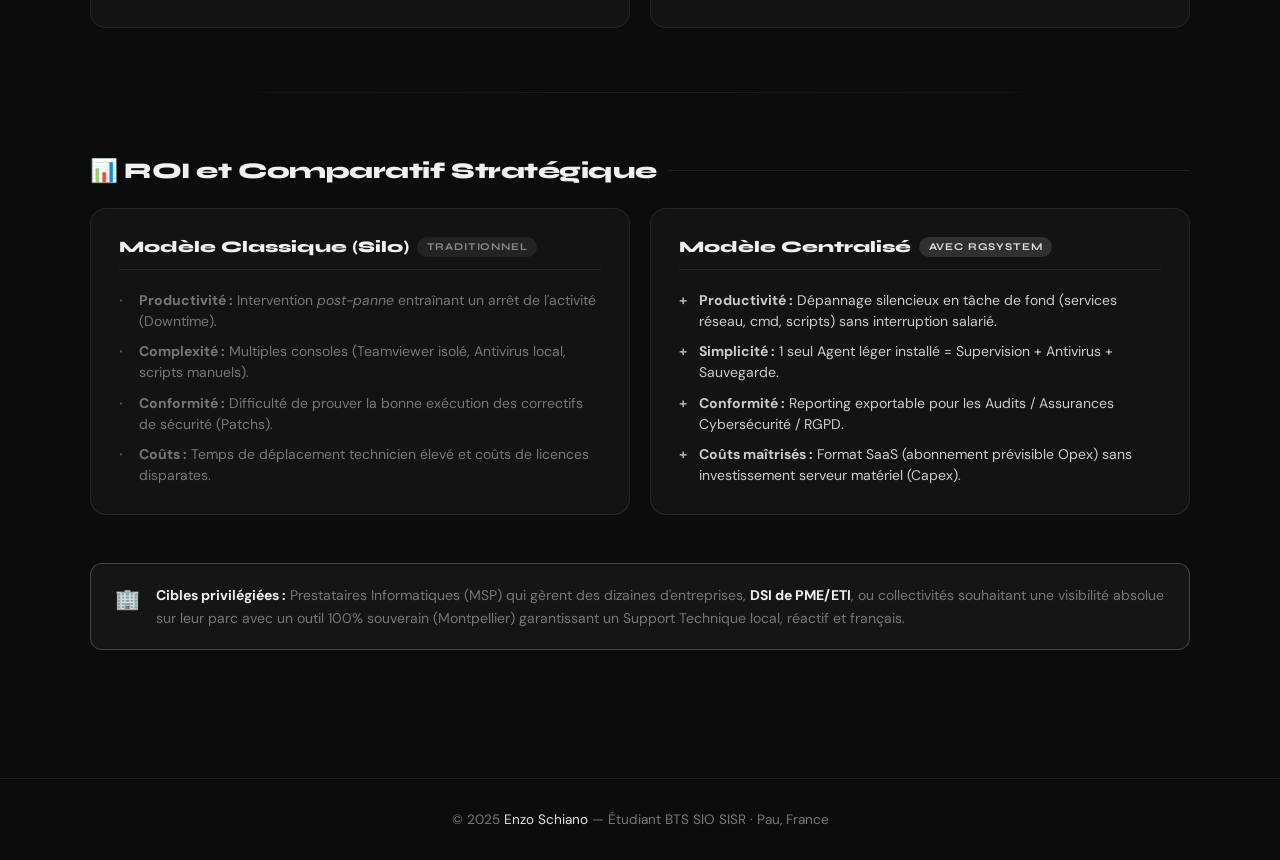
<file: rgsystem.html>
<!DOCTYPE html>
<html lang="fr">

<head>
    <meta charset="UTF-8" />
    <meta name="viewport" content="width=device-width, initial-scale=1.0" />
    <title>Enzo Schiano — BTS SIO SISR</title>
    <link rel="preconnect" href="https://fonts.googleapis.com">
    <link
        href="https://fonts.googleapis.com/css2?family=Syne:wght@400;600;700;800&family=DM+Sans:wght@300;400;500&display=swap"
        rel="stylesheet">
    <link rel="stylesheet" href="style.css">
</head>

<body>

    <nav>
        <a href="index.html" class="nav-logo" style="text-decoration:none;">Enzo<span>.</span>Schiano</a>
        <button class="nav-burger" id="burger-menu">
            <span></span>
            <span></span>
            <span></span>
        </button>
        <ul class="nav-tabs">
            <li><a href="index.html" >Accueil</a></li>
            <li><a href="cv.html">CV</a></li>
            <li><a href="stage.html">Stage</a></li>
            <li><a href="competences.html">Compétences</a></li>
            <li><a href="veille.html">Veille</a></li>
            <li><a href="rgsystem.html" class="active">Projets</a></li>
            <li><a href="contact.html">Contact</a></li>
        </ul>
    </nav>

    
<div id="rgsystem" style="padding-top: 4rem;">
        <div class="veille-hero" style="padding-bottom:1rem;">
            <div class="veille-date-badge">💻 Gouvernance IT · Solution SaaS Souveraine</div>
            <h1 class="reveal">Piloter et Sécuriser avec<br><span class="highlight">RGSystem</span></h1>
            <p class="reveal">La plateforme RMM (Remote Monitoring & Management) 100% cloud développée en France. Unifiez la supervision de votre parc, automatisez sa maintenance et garantissez la sécurité de vos données (Sauvegarde & Antivirus) depuis une console web unique.</p>
        </div>

        <div class="divider"></div>

        <section style="padding-top:4rem;">
            <div class="section-inner" style="max-width: 1100px;">
                
                <div class="info-banner reveal" style="border-left: 4px solid var(--accent); background: rgba(255,255,255,0.06);">
                    <div class="info-banner-icon">🎯</div>
                    <div class="info-banner-text">
                        <strong>Enjeux Direction & DSI : Pourquoi choisir RGSystem ?</strong><br>
                        Dans un contexte de cybermenaces croissantes et de télétravail généralisé, la disponibilité et la sécurité de l'infrastructure informatique sont devenues des enjeux vitaux. RGSystem répond directement à la problématique de <strong>gestion fragmentée des parcs IT</strong> en combinant supervision (RMM), sauvegarde externalisée, déploiement de correctifs (Patch Management) et protection Antivirus. Le résultat : une <strong>réduction des temps d'indisponibilité, une maîtrise des coûts de support, et une conformité renforcée</strong> (solution souveraine hébergée en France).
                    </div>
                </div>

                <div class="veille-section-title reveal" style="margin-top: 4rem;">🔍 Les 4 Piliers Fonctionnels Stratégiques</div>
                <div class="veille-cards reveal" style="margin-top: 2.5rem;">
                    <div class="veille-card">
                        <div class="veille-card-icon">📈</div>
                        <div class="veille-card-title">1. Supervision Proactive (Monitoring)</div>
                        <div class="veille-card-text">
                            Anticipez les pannes avant qu'elles n'impactent vos utilisateurs. Remontée d'alertes en temps réel sur la santé de vos matériels (SNMP), serveurs, espaces disques, CPU/RAM et services critiques Windows/Linux. <strong>Bénéfice : Passage d'une gestion curative à une gestion prédictive du SI.</strong>
                        </div>
                    </div>
                    <div class="veille-card">
                        <div class="veille-card-icon">🛡️</div>
                        <div class="veille-card-title">2. Sécurité Globale (Bitdefender Intégré)</div>
                        <div class="veille-card-text">
                            Prévention avancée contre les ransomwares via l'intégration native de <strong>Bitdefender GravityZone</strong>. Déploiement silencieux en 1 clic, contrôle rigoureux du pare-feu et filtrage web, depuis le dashboard central. <strong>Bénéfice : Consolidation de la sécurité endpoint et diminution des surfaces d'attaque.</strong>
                        </div>
                    </div>
                    <div class="veille-card">
                        <div class="veille-card-icon">💽</div>
                        <div class="veille-card-title">3. Sauvegarde Hybride (PCA / PRA)</div>
                        <div class="veille-card-text">
                            Solution de <em>backup</em> local et Cloud (datacenters Tier III+ en France). Sauvegardes incrémentales granulaires et images systèmes complètes. <strong>Bénéfice : Garantie de rebond post-cyberattaque (Ransomware) et respect rigoureux de la souveraineté des données d'entreprise.</strong>
                        </div>
                    </div>
                    <div class="veille-card">
                        <div class="veille-card-icon">⚙️</div>
                        <div class="veille-card-title">4. Automatisation & Patch Management</div>
                        <div class="veille-card-text">
                            Automatisez les mises à jour Windows et logiciels tiers de nuit pour ne pas perturber la production. Exécution de scripts PowerShell en masse (déploiement logiciel). Prise en main à distance masquée. <strong>Bénéfice : Réduction drastique des coûts d'exploitation (Run) et optimisation du temps des équipes IT.</strong>
                        </div>
                    </div>
                </div>

                <div class="divider" style="margin: 4rem 0;"></div>

                <div class="veille-section-title reveal">📊 ROI et Comparatif Stratégique</div>
                
                <div class="veille-compare reveal">
                    <div class="compare-col">
                        <div class="compare-header">Modèle Classique (Silo) <span class="compare-badge old">Traditionnel</span></div>
                        <ul class="compare-list">
                            <li><strong>Productivité :</strong> Intervention <em>post-panne</em> entraînant un arrêt de l'activité (Downtime).</li>
                            <li><strong>Complexité :</strong> Multiples consoles (Teamviewer isolé, Antivirus local, scripts manuels).</li>
                            <li><strong>Conformité :</strong> Difficulté de prouver la bonne exécution des correctifs de sécurité (Patchs).</li>
                            <li><strong>Coûts :</strong> Temps de déplacement technicien élevé et coûts de licences disparates.</li>
                        </ul>
                    </div>
                    <div class="compare-col">
                        <div class="compare-header">Modèle Centralisé <span class="compare-badge new">Avec RGSystem</span></div>
                        <ul class="compare-list">
                            <li class="plus"><strong>Productivité :</strong> Dépannage silencieux en tâche de fond (services réseau, cmd, scripts) sans interruption salarié.</li>
                            <li class="plus"><strong>Simplicité :</strong> 1 seul Agent léger installé = Supervision + Antivirus + Sauvegarde.</li>
                            <li class="plus"><strong>Conformité :</strong> Reporting exportable pour les Audits / Assurances Cybersécurité / RGPD.</li>
                            <li class="plus"><strong>Coûts maîtrisés :</strong> Format SaaS (abonnement prévisible Opex) sans investissement serveur matériel (Capex).</li>
                        </ul>
                    </div>
                </div>

                <div class="info-banner reveal" style="border-color: rgba(255,255,255,0.2); margin-top: 3rem;">
                    <div class="info-banner-icon">🏢</div>
                    <div class="info-banner-text"><strong>Cibles privilégiées :</strong> Prestataires Informatiques (MSP) qui gèrent des dizaines d'entreprises, <strong>DSI de PME/ETI</strong>, ou collectivités souhaitant une visibilité absolue sur leur parc avec un outil 100% souverain (Montpellier) garantissant un Support Technique local, réactif et français.</div>
                </div>

            </div>
        </section>

        
    </div>
    <footer>
        <p>© 2025 <span>Enzo Schiano</span> — Étudiant BTS SIO SISR · Pau, France</p>
    </footer>
    <script>
        // Animations au scroll (reveal)
        function triggerReveal() {
            const reveals = document.querySelectorAll('.reveal');
            const observer = new IntersectionObserver((entries) => {
                entries.forEach((entry, i) => {
                    if (entry.isIntersecting) {
                        setTimeout(() => entry.target.classList.add('visible'), (i % 6) * 80);
                        observer.unobserve(entry.target);
                    }
                });
            }, { threshold: 0.1 });
            
            reveals.forEach(el => el.classList.remove('visible'));
            reveals.forEach(el => observer.observe(el));
        }

        // Menu Burger
        const burgerMenu = document.getElementById('burger-menu');
        const navTabs = document.querySelector('.nav-tabs');

        if (burgerMenu) {
            burgerMenu.addEventListener('click', () => {
                burgerMenu.classList.toggle('active');
                navTabs.classList.toggle('show');
                document.body.style.overflow = navTabs.classList.contains('show') ? 'hidden' : '';
            });

            // Fermer le menu lors du clic sur un lien
            const navLinks = document.querySelectorAll('.nav-tabs a');
            navLinks.forEach(link => {
                link.addEventListener('click', () => {
                    burgerMenu.classList.remove('active');
                    navTabs.classList.remove('show');
                    document.body.style.overflow = '';
                });
            });
        }

        document.addEventListener('DOMContentLoaded', triggerReveal);
    </script>
</body>
</html>
</file>
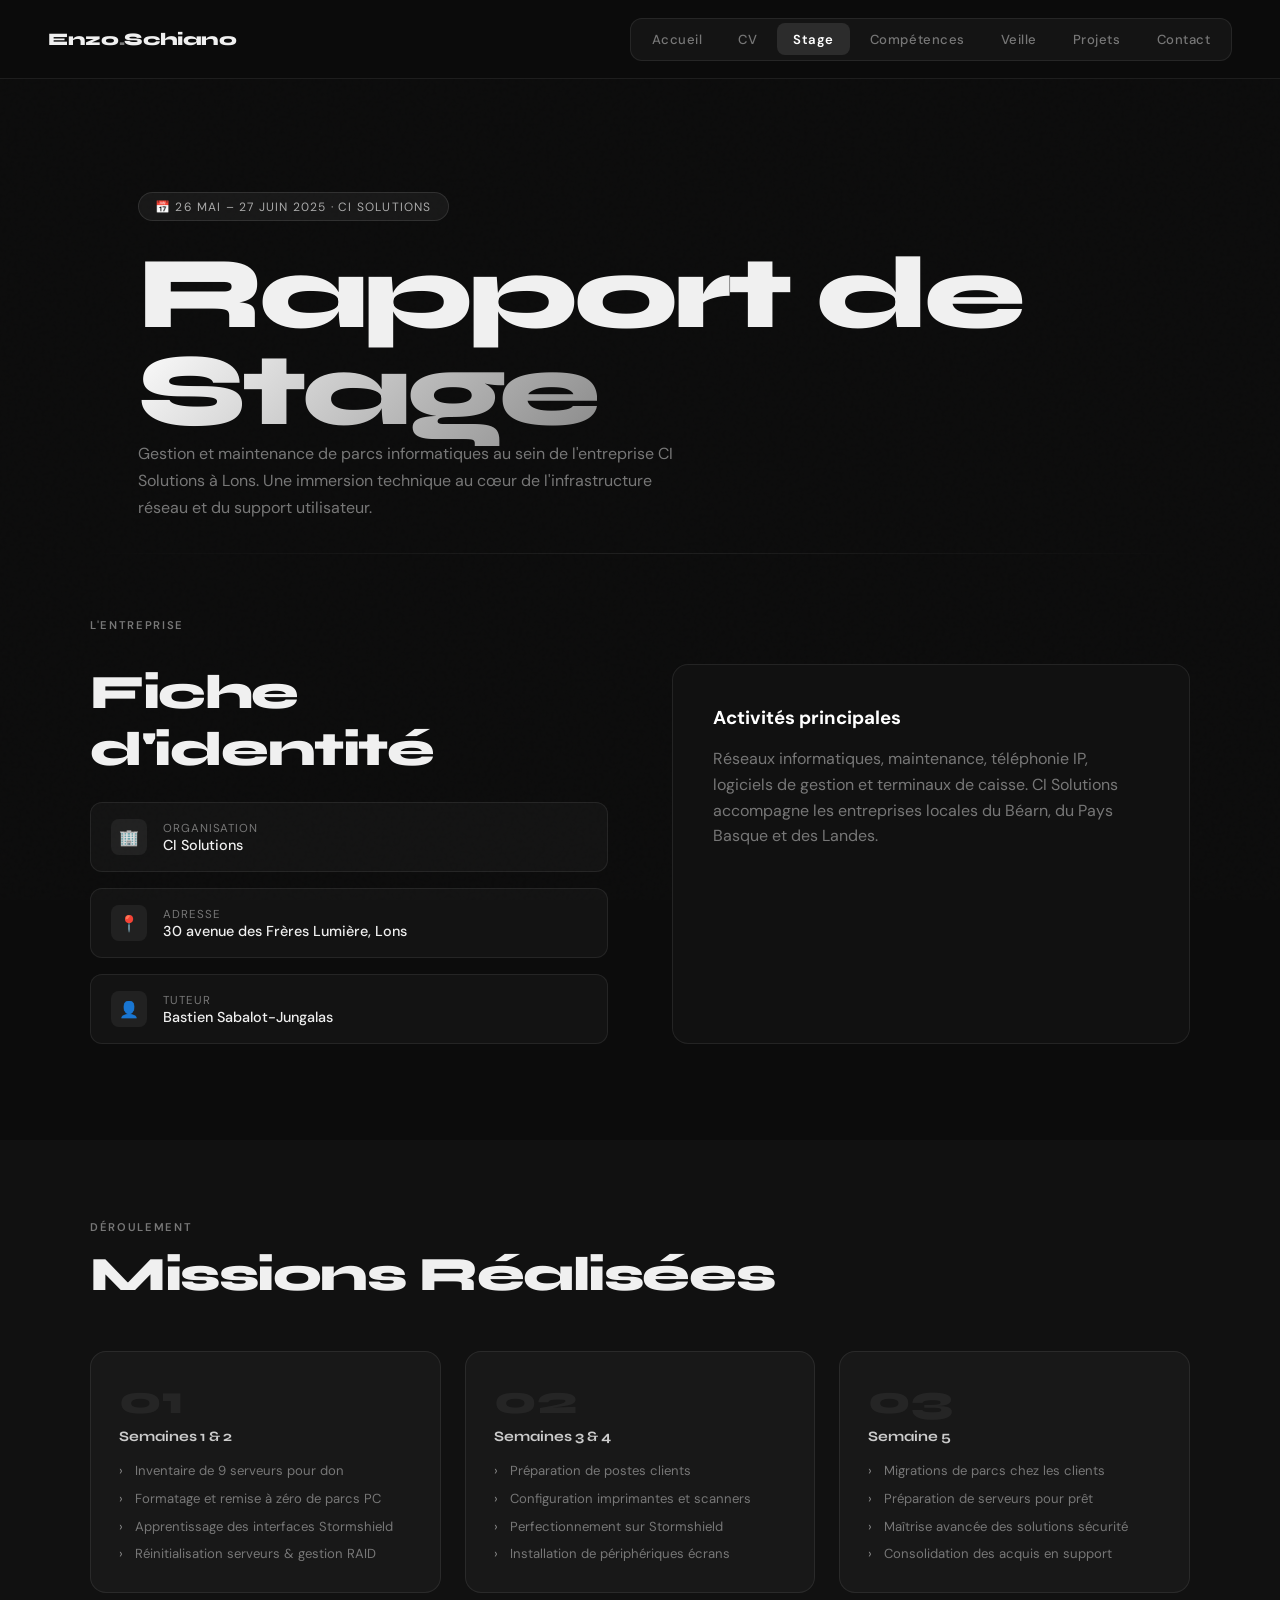
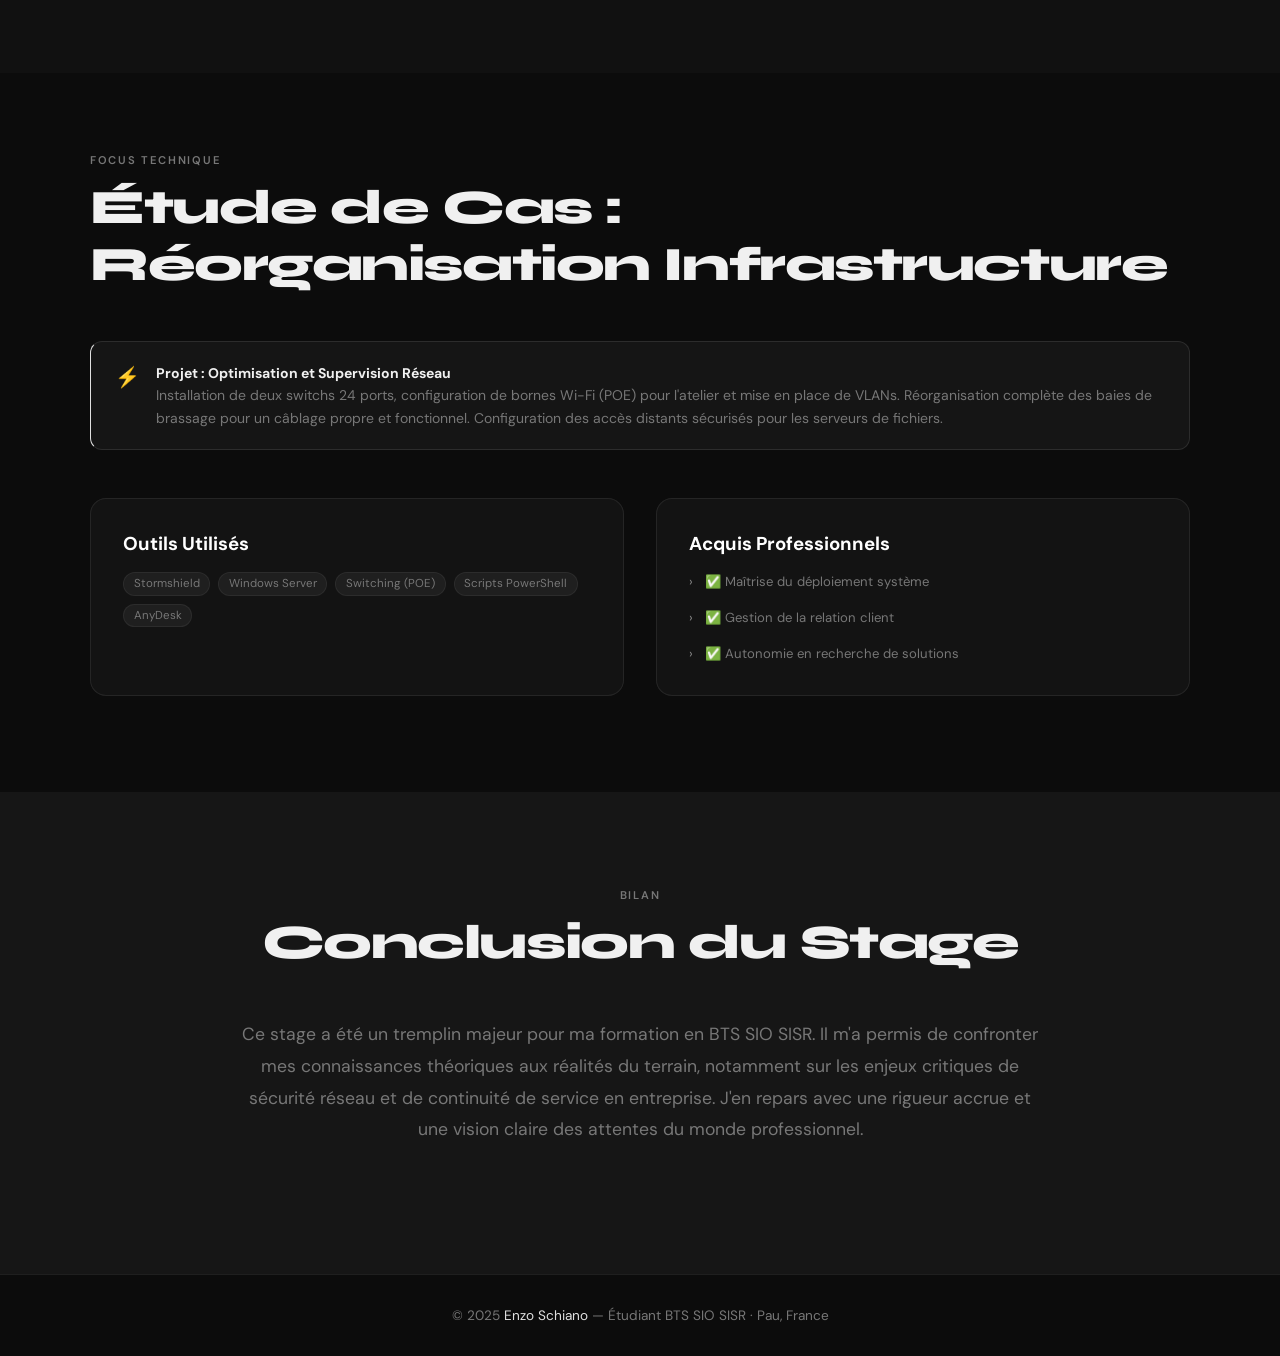
<file: stage.html>
<!DOCTYPE html>
<html lang="fr">

<head>
    <meta charset="UTF-8" />
    <meta name="viewport" content="width=device-width, initial-scale=1.0" />
    <title>Enzo Schiano — Rapport de Stage</title>
    <link rel="preconnect" href="https://fonts.googleapis.com">
    <link
        href="https://fonts.googleapis.com/css2?family=Syne:wght@400;600;700;800&family=DM+Sans:wght@300;400;500&display=swap"
        rel="stylesheet">
    <link rel="stylesheet" href="style.css">
</head>

<body>

    <nav>
        <button onclick="location.href='index.html'" class="nav-logo">Enzo<span>.</span>Schiano</button>
        <button class="nav-burger" id="burger-menu">
            <span></span>
            <span></span>
            <span></span>
        </button>
        <ul class="nav-tabs">
            <li><a href="index.html">Accueil</a></li>
            <li><a href="cv.html">CV</a></li>
            <li><a href="stage.html" class="active">Stage</a></li>
            <li><a href="competences.html">Compétences</a></li>
            <li><a href="veille.html">Veille</a></li>
            <li><a href="rgsystem.html">Projets</a></li>
            <li><a href="contact.html">Contact</a></li>
        </ul>
    </nav>

    <div id="stage" style="padding-top: 4rem;">
        <div class="veille-hero" style="padding-bottom: 2rem;">
            <div class="veille-date-badge">📅 26 mai – 27 juin 2025 · CI Solutions</div>
            <h1 class="reveal">Rapport de<br><span class="highlight">Stage</span></h1>
            <p class="reveal">Gestion et maintenance de parcs informatiques au sein de l'entreprise CI Solutions à Lons. Une immersion technique au cœur de l'infrastructure réseau et du support utilisateur.</p>
        </div>

        <div class="divider"></div>

        <section style="padding-top: 4rem;">
            <div class="section-inner">
                <p class="section-label reveal">L'Entreprise</p>
                <div class="contact-wrapper" style="margin-top: 2rem; align-items: stretch;">
                    <div class="contact-info reveal">
                        <h2 style="margin-bottom: 1.5rem;">Fiche d'identité</h2>
                        <div class="contact-links">
                            <div class="contact-link-item">
                                <div class="contact-link-icon">🏢</div>
                                <div>
                                    <div class="contact-link-label">Organisation</div>
                                    <div class="contact-link-value">CI Solutions</div>
                                </div>
                            </div>
                            <div class="contact-link-item">
                                <div class="contact-link-icon">📍</div>
                                <div>
                                    <div class="contact-link-label">Adresse</div>
                                    <div class="contact-link-value">30 avenue des Frères Lumière, Lons</div>
                                </div>
                            </div>
                            <div class="contact-link-item">
                                <div class="contact-link-icon">👤</div>
                                <div>
                                    <div class="contact-link-label">Tuteur</div>
                                    <div class="contact-link-value">Bastien Sabalot-Jungalas</div>
                                </div>
                            </div>
                        </div>
                    </div>
                    <div class="skill-card reveal" style="padding: 2.5rem; background: var(--bg2);">
                        <h3 style="color: #fff; margin-bottom: 1rem;">Activités principales</h3>
                        <p style="color: var(--muted); line-height: 1.6;">Réseaux informatiques, maintenance, téléphonie IP, logiciels de gestion et terminaux de caisse. CI Solutions accompagne les entreprises locales du Béarn, du Pays Basque et des Landes.</p>
                    </div>
                </div>
            </div>
        </section>

        <section style="background: var(--bg2); padding-top: 5rem; padding-bottom: 5rem;">
            <div class="section-inner">
                <p class="section-label reveal">Déroulement</p>
                <h2 class="reveal">Missions Réalisées</h2>
                
                <div class="bts-grid" style="margin-top: 3rem;">
                    <div class="bts-card reveal">
                        <div class="bts-number">01</div>
                        <div class="bts-title">Semaines 1 & 2</div>
                        <ul class="bts-items">
                            <li>Inventaire de 9 serveurs pour don</li>
                            <li>Formatage et remise à zéro de parcs PC</li>
                            <li>Apprentissage des interfaces Stormshield</li>
                            <li>Réinitialisation serveurs & gestion RAID</li>
                        </ul>
                    </div>
                    <div class="bts-card reveal">
                        <div class="bts-number">02</div>
                        <div class="bts-title">Semaines 3 & 4</div>
                        <ul class="bts-items">
                            <li>Préparation de postes clients</li>
                            <li>Configuration imprimantes et scanners</li>
                            <li>Perfectionnement sur Stormshield</li>
                            <li>Installation de périphériques écrans</li>
                        </ul>
                    </div>
                    <div class="bts-card reveal">
                        <div class="bts-number">03</div>
                        <div class="bts-title">Semaine 5</div>
                        <ul class="bts-items">
                            <li>Migrations de parcs chez les clients</li>
                            <li>Préparation de serveurs pour prêt</li>
                            <li>Maîtrise avancée des solutions sécurité</li>
                            <li>Consolidation des acquis en support</li>
                        </ul>
                    </div>
                </div>
            </div>
        </section>

        <section style="padding-top: 5rem;">
            <div class="section-inner">
                <p class="section-label reveal">Focus Technique</p>
                <h2 class="reveal">Étude de Cas : Réorganisation Infrastructure</h2>
                <div class="info-banner reveal" style="margin-top: 2.5rem; border-left-color: var(--accent);">
                    <div class="info-banner-icon">⚡</div>
                    <div class="info-banner-text">
                        <strong>Projet : Optimisation et Supervision Réseau</strong><br>
                        Installation de deux switchs 24 ports, configuration de bornes Wi-Fi (POE) pour l'atelier et mise en place de VLANs. Réorganisation complète des baies de brassage pour un câblage propre et fonctionnel. Configuration des accès distants sécurisés pour les serveurs de fichiers.
                    </div>
                </div>
                
                <div style="display: grid; grid-template-columns: repeat(auto-fit, minmax(300px, 1fr)); gap: 2rem; margin-top: 3rem;">
                    <div class="skill-card reveal" style="padding: 2rem;">
                        <h3 style="color: #fff; margin-bottom: 1rem;">Outils Utilisés</h3>
                        <div style="display: flex; flex-wrap: wrap; gap: 0.5rem;">
                            <span class="skill-pill">Stormshield</span>
                            <span class="skill-pill">Windows Server</span>
                            <span class="skill-pill">Switching (POE)</span>
                            <span class="skill-pill">Scripts PowerShell</span>
                            <span class="skill-pill">AnyDesk</span>
                        </div>
                    </div>
                    <div class="skill-card reveal" style="padding: 2rem;">
                        <h3 style="color: #fff; margin-bottom: 1rem;">Acquis Professionnels</h3>
                        <ul class="bts-items" style="padding-left: 0;">
                            <li style="margin-bottom: 0.5rem;">✅ Maîtrise du déploiement système</li>
                            <li style="margin-bottom: 0.5rem;">✅ Gestion de la relation client</li>
                            <li>✅ Autonomie en recherche de solutions</li>
                        </ul>
                    </div>
                </div>
            </div>
        </section>

        <section style="background: var(--bg3); padding-top: 6rem; padding-bottom: 6rem;">
            <div class="section-inner" style="text-align: center;">
                <p class="section-label reveal">Bilan</p>
                <h2 class="reveal">Conclusion du Stage</h2>
                <p class="reveal" style="max-width: 800px; margin: 2rem auto; color: var(--muted); line-height: 1.8; font-size: 1.1rem;">
                    Ce stage a été un tremplin majeur pour ma formation en BTS SIO SISR. Il m'a permis de confronter mes connaissances théoriques aux réalités du terrain, notamment sur les enjeux critiques de sécurité réseau et de continuité de service en entreprise. J'en repars avec une rigueur accrue et une vision claire des attentes du monde professionnel.
                </p>
            </div>
        </section>
    </div>

    <footer>
        <p>© 2025 <span>Enzo Schiano</span> — Étudiant BTS SIO SISR · Pau, France</p>
    </footer>

    <script>
        // Animations au scroll (reveal)
        function triggerReveal() {
            const reveals = document.querySelectorAll('.reveal');
            const observer = new IntersectionObserver((entries) => {
                entries.forEach((entry, i) => {
                    if (entry.isIntersecting) {
                        setTimeout(() => entry.target.classList.add('visible'), (i % 6) * 80);
                        observer.unobserve(entry.target);
                    }
                });
            }, { threshold: 0.1 });
            
            reveals.forEach(el => el.classList.remove('visible'));
            reveals.forEach(el => observer.observe(el));
        }

        // Menu Burger
        const burgerMenu = document.getElementById('burger-menu');
        const navTabs = document.querySelector('.nav-tabs');

        if (burgerMenu) {
            burgerMenu.addEventListener('click', () => {
                burgerMenu.classList.toggle('active');
                navTabs.classList.toggle('show');
                document.body.style.overflow = navTabs.classList.contains('show') ? 'hidden' : '';
            });

            // Fermer le menu lors du clic sur un lien
            const navLinks = document.querySelectorAll('.nav-tabs a');
            navLinks.forEach(link => {
                link.addEventListener('click', () => {
                    burgerMenu.classList.remove('active');
                    navTabs.classList.remove('show');
                    document.body.style.overflow = '';
                });
            });
        }

        document.addEventListener('DOMContentLoaded', triggerReveal);
    </script>
</body>

</html>
</file>
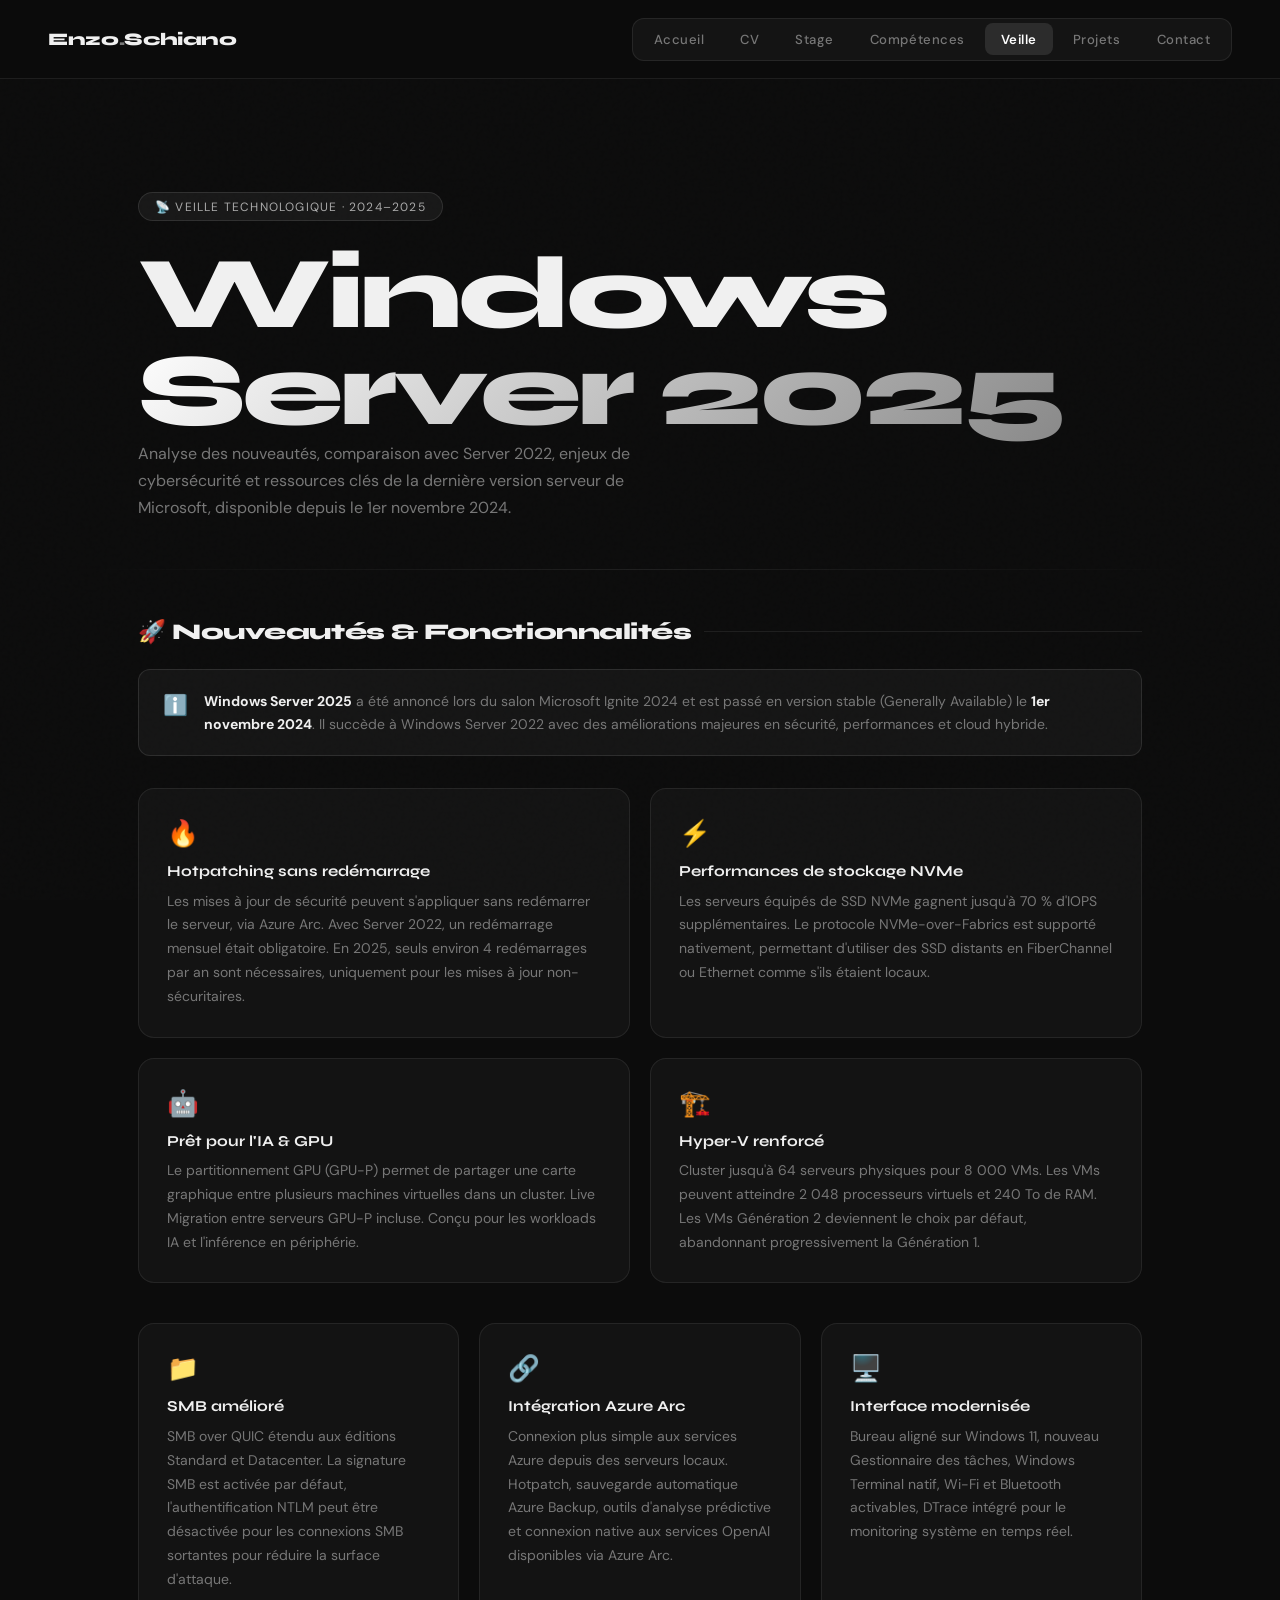
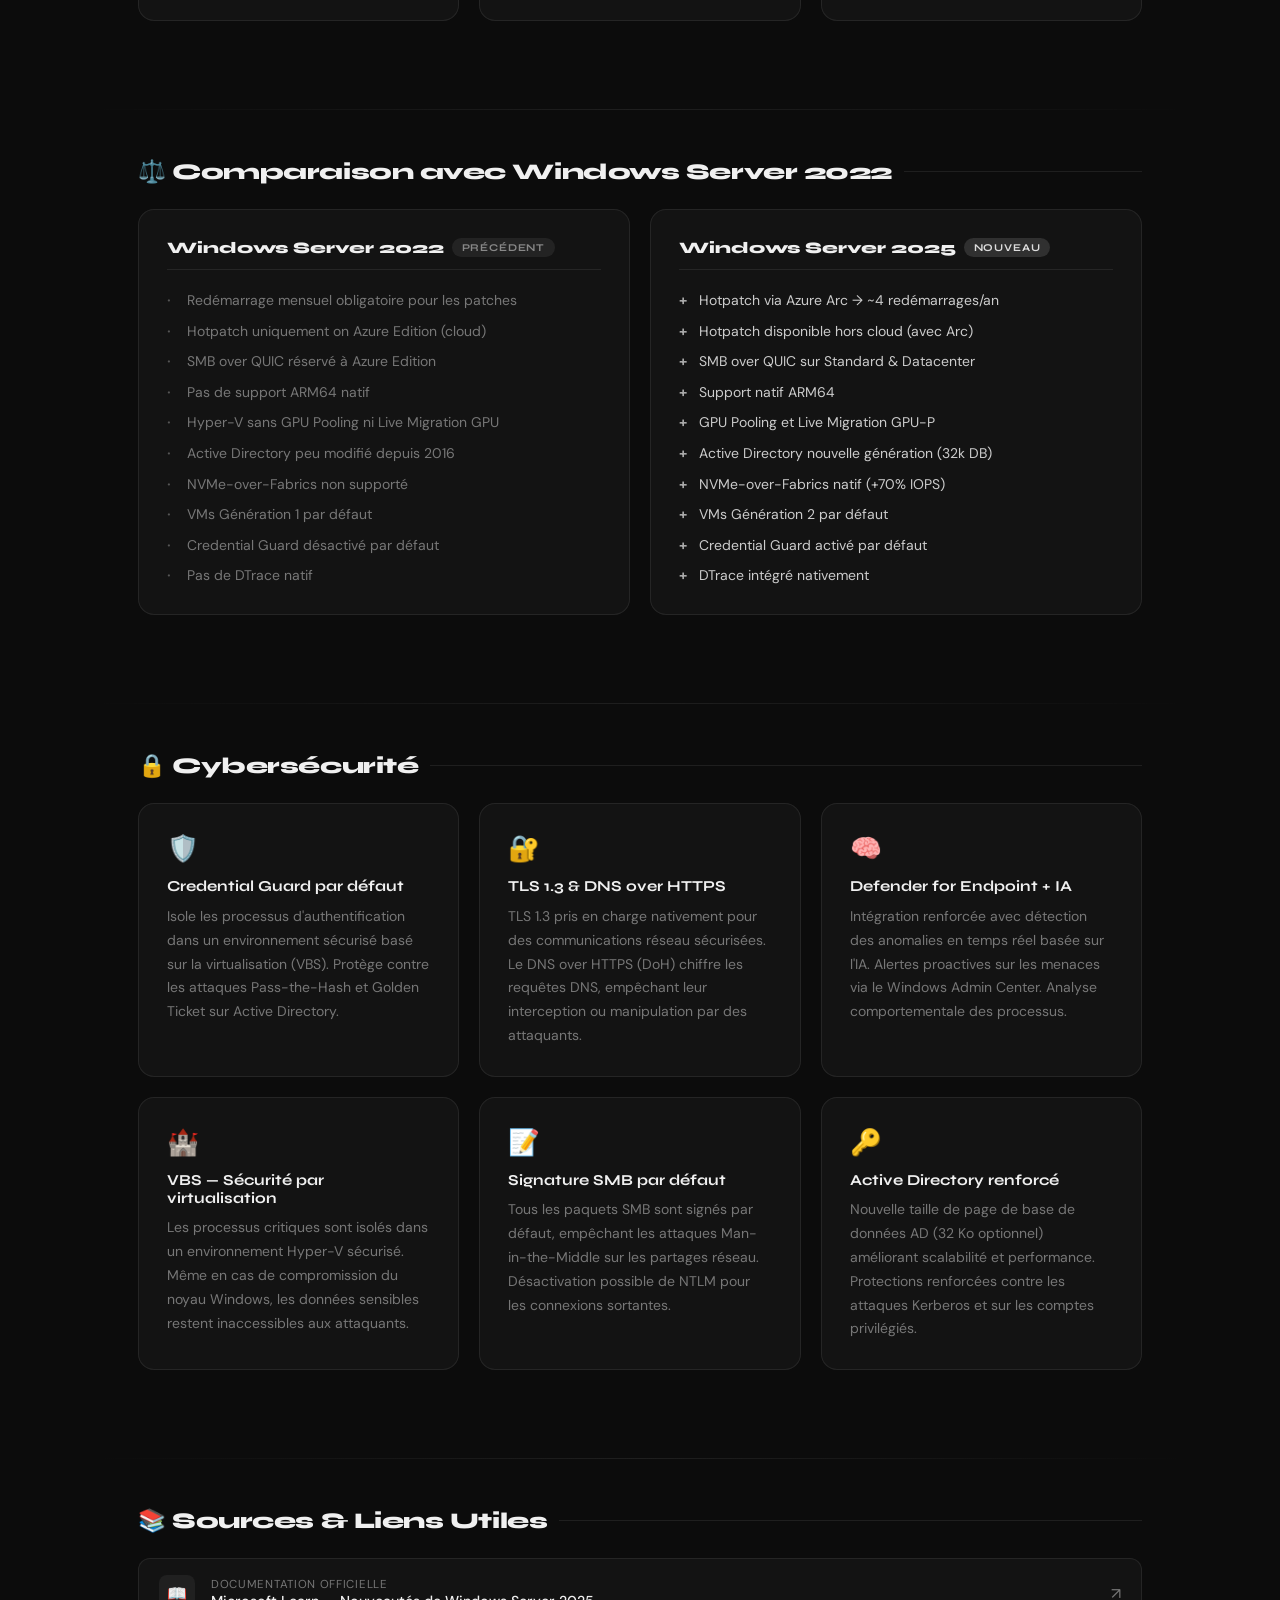
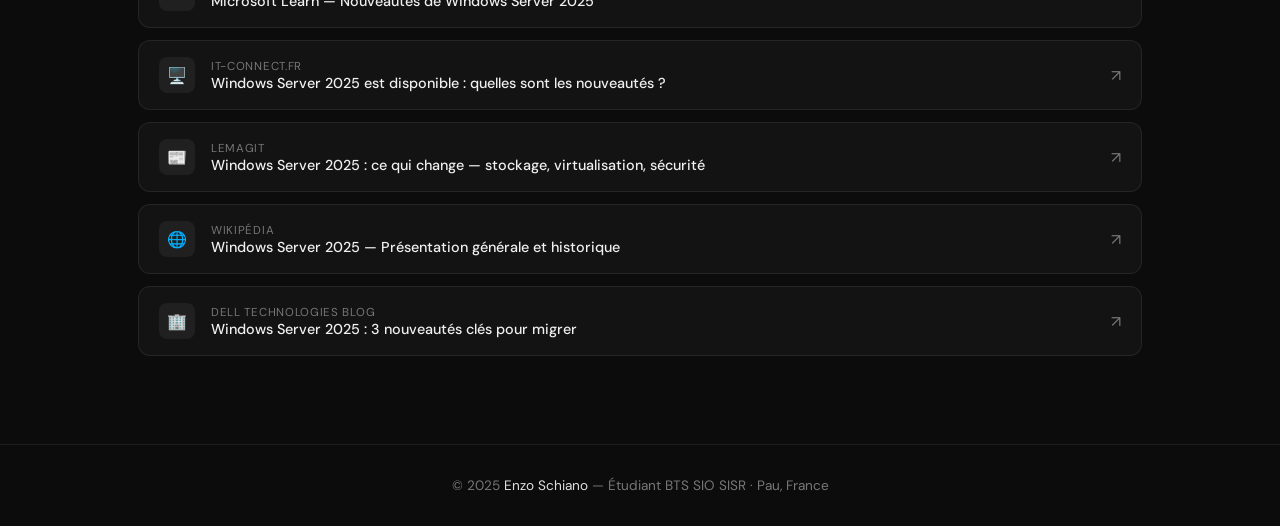
<file: veille.html>
<!DOCTYPE html>
<html lang="fr">

<head>
    <meta charset="UTF-8" />
    <meta name="viewport" content="width=device-width, initial-scale=1.0" />
    <title>Enzo Schiano — BTS SIO SISR</title>
    <link rel="preconnect" href="https://fonts.googleapis.com">
    <link
        href="https://fonts.googleapis.com/css2?family=Syne:wght@400;600;700;800&family=DM+Sans:wght@300;400;500&display=swap"
        rel="stylesheet">
    <link rel="stylesheet" href="style.css">
</head>

<body>

    <nav>
        <a href="index.html" class="nav-logo" style="text-decoration:none;">Enzo<span>.</span>Schiano</a>
        <button class="nav-burger" id="burger-menu">
            <span></span>
            <span></span>
            <span></span>
        </button>
        <ul class="nav-tabs">
            <li><a href="index.html" >Accueil</a></li>
            <li><a href="cv.html">CV</a></li>
            <li><a href="stage.html">Stage</a></li>
            <li><a href="competences.html">Compétences</a></li>
            <li><a href="veille.html" class="active">Veille</a></li>
            <li><a href="rgsystem.html">Projets</a></li>
            <li><a href="contact.html">Contact</a></li>
        </ul>
    </nav>

    
<div id="veille" style="padding-top: 4rem;">
        <div class="veille-hero">
            <div class="veille-date-badge">📡 Veille technologique · 2024–2025</div>
            <h1 class="reveal">Windows<br><span class="highlight">Server 2025</span></h1>
            <p class="reveal">Analyse des nouveautés, comparaison avec Server 2022, enjeux de cybersécurité et
                ressources clés de la dernière version serveur de Microsoft, disponible depuis le 1er novembre 2024.</p>
        </div>

        <div class="divider"></div>

        <div class="veille-section">
            <div class="veille-section-title reveal">🚀 Nouveautés &amp; Fonctionnalités</div>
            <div class="info-banner reveal">
                <div class="info-banner-icon">ℹ️</div>
                <div class="info-banner-text"><strong>Windows Server 2025</strong> a été annoncé lors du salon Microsoft
                    Ignite 2024 et est passé en version stable (Generally Available) le <strong>1er novembre
                        2024</strong>. Il succède à Windows Server 2022 avec des améliorations majeures en sécurité,
                    performances et cloud hybride.</div>
            </div>
            <div class="veille-cards reveal">
                <div class="veille-card">
                    <div class="veille-card-icon">🔥</div>
                    <div class="veille-card-title">Hotpatching sans redémarrage</div>
                    <div class="veille-card-text">Les mises à jour de sécurité peuvent s'appliquer sans redémarrer le
                        serveur, via Azure Arc. Avec Server 2022, un redémarrage mensuel était obligatoire. En 2025,
                        seuls environ 4 redémarrages par an sont nécessaires, uniquement pour les mises à jour
                        non-sécuritaires.</div>
                </div>
                <div class="veille-card">
                    <div class="veille-card-icon">⚡</div>
                    <div class="veille-card-title">Performances de stockage NVMe</div>
                    <div class="veille-card-text">Les serveurs équipés de SSD NVMe gagnent jusqu'à 70 % d'IOPS
                        supplémentaires. Le protocole NVMe-over-Fabrics est supporté nativement, permettant d'utiliser
                        des SSD distants en FiberChannel ou Ethernet comme s'ils étaient locaux.</div>
                </div>
                <div class="veille-card">
                    <div class="veille-card-icon">🤖</div>
                    <div class="veille-card-title">Prêt pour l'IA &amp; GPU</div>
                    <div class="veille-card-text">Le partitionnement GPU (GPU-P) permet de partager une carte graphique
                        entre plusieurs machines virtuelles dans un cluster. Live Migration entre serveurs GPU-P
                        incluse. Conçu pour les workloads IA et l'inférence en périphérie.</div>
                </div>
                <div class="veille-card">
                    <div class="veille-card-icon">🏗️</div>
                    <div class="veille-card-title">Hyper-V renforcé</div>
                    <div class="veille-card-text">Cluster jusqu'à 64 serveurs physiques pour 8 000 VMs. Les VMs peuvent
                        atteindre 2 048 processeurs virtuels et 240 To de RAM. Les VMs Génération 2 deviennent le choix
                        par défaut, abandonnant progressivement la Génération 1.</div>
                </div>
            </div>
            <div class="veille-cards three reveal">
                <div class="veille-card">
                    <div class="veille-card-icon">📁</div>
                    <div class="veille-card-title">SMB amélioré</div>
                    <div class="veille-card-text">SMB over QUIC étendu aux éditions Standard et Datacenter. La signature
                        SMB est activée par défaut, l'authentification NTLM peut être désactivée pour les connexions SMB
                        sortantes pour réduire la surface d'attaque.</div>
                </div>
                <div class="veille-card">
                    <div class="veille-card-icon">🔗</div>
                    <div class="veille-card-title">Intégration Azure Arc</div>
                    <div class="veille-card-text">Connexion plus simple aux services Azure depuis des serveurs locaux.
                        Hotpatch, sauvegarde automatique Azure Backup, outils d'analyse prédictive et connexion native
                        aux services OpenAI disponibles via Azure Arc.</div>
                </div>
                <div class="veille-card">
                    <div class="veille-card-icon">🖥️</div>
                    <div class="veille-card-title">Interface modernisée</div>
                    <div class="veille-card-text">Bureau aligné sur Windows 11, nouveau Gestionnaire des tâches, Windows
                        Terminal natif, Wi-Fi et Bluetooth activables, DTrace intégré pour le monitoring système en
                        temps réel.</div>
                </div>
            </div>
        </div>

        <div class="divider" style="max-width:1100px;margin:0 auto;"></div>

        <div class="veille-section">
            <div class="veille-section-title reveal">⚖️ Comparaison avec Windows Server 2022</div>
            <div class="veille-compare reveal">
                <div class="compare-col">
                    <div class="compare-header">Windows Server 2022 <span class="compare-badge old">Précédent</span>
                    </div>
                    <ul class="compare-list">
                        <li>Redémarrage mensuel obligatoire pour les patches</li>
                        <li>Hotpatch uniquement on Azure Edition (cloud)</li>
                        <li>SMB over QUIC réservé à Azure Edition</li>
                        <li>Pas de support ARM64 natif</li>
                        <li>Hyper-V sans GPU Pooling ni Live Migration GPU</li>
                        <li>Active Directory peu modifié depuis 2016</li>
                        <li>NVMe-over-Fabrics non supporté</li>
                        <li>VMs Génération 1 par défaut</li>
                        <li>Credential Guard désactivé par défaut</li>
                        <li>Pas de DTrace natif</li>
                    </ul>
                </div>
                <div class="compare-col">
                    <div class="compare-header">Windows Server 2025 <span class="compare-badge new">Nouveau</span></div>
                    <ul class="compare-list">
                        <li class="plus">Hotpatch via Azure Arc → ~4 redémarrages/an</li>
                        <li class="plus">Hotpatch disponible hors cloud (avec Arc)</li>
                        <li class="plus">SMB over QUIC sur Standard &amp; Datacenter</li>
                        <li class="plus">Support natif ARM64</li>
                        <li class="plus">GPU Pooling et Live Migration GPU-P</li>
                        <li class="plus">Active Directory nouvelle génération (32k DB)</li>
                        <li class="plus">NVMe-over-Fabrics natif (+70% IOPS)</li>
                        <li class="plus">VMs Génération 2 par défaut</li>
                        <li class="plus">Credential Guard activé par défaut</li>
                        <li class="plus">DTrace intégré nativement</li>
                    </ul>
                </div>
            </div>
        </div>

        <div class="divider" style="max-width:1100px;margin:0 auto;"></div>

        <div class="veille-section">
            <div class="veille-section-title reveal">🔒 Cybersécurité</div>
            <div class="veille-cards three reveal">
                <div class="veille-card">
                    <div class="veille-card-icon">🛡️</div>
                    <div class="veille-card-title">Credential Guard par défaut</div>
                    <div class="veille-card-text">Isole les processus d'authentification dans un environnement sécurisé
                        basé sur la virtualisation (VBS). Protège contre les attaques Pass-the-Hash et Golden Ticket sur
                        Active Directory.</div>
                </div>
                <div class="veille-card">
                    <div class="veille-card-icon">🔐</div>
                    <div class="veille-card-title">TLS 1.3 &amp; DNS over HTTPS</div>
                    <div class="veille-card-text">TLS 1.3 pris en charge nativement pour des communications réseau
                        sécurisées. Le DNS over HTTPS (DoH) chiffre les requêtes DNS, empêchant leur interception ou
                        manipulation par des attaquants.</div>
                </div>
                <div class="veille-card">
                    <div class="veille-card-icon">🧠</div>
                    <div class="veille-card-title">Defender for Endpoint + IA</div>
                    <div class="veille-card-text">Intégration renforcée avec détection des anomalies en temps réel basée
                        sur l'IA. Alertes proactives sur les menaces via le Windows Admin Center. Analyse
                        comportementale des processus.</div>
                </div>
                <div class="veille-card">
                    <div class="veille-card-icon">🏰</div>
                    <div class="veille-card-title">VBS — Sécurité par virtualisation</div>
                    <div class="veille-card-text">Les processus critiques sont isolés dans un environnement Hyper-V
                        sécurisé. Même en cas de compromission du noyau Windows, les données sensibles restent
                        inaccessibles aux attaquants.</div>
                </div>
                <div class="veille-card">
                    <div class="veille-card-icon">📝</div>
                    <div class="veille-card-title">Signature SMB par défaut</div>
                    <div class="veille-card-text">Tous les paquets SMB sont signés par défaut, empêchant les attaques
                        Man-in-the-Middle sur les partages réseau. Désactivation possible de NTLM pour les connexions
                        sortantes.</div>
                </div>
                <div class="veille-card">
                    <div class="veille-card-icon">🔑</div>
                    <div class="veille-card-title">Active Directory renforcé</div>
                    <div class="veille-card-text">Nouvelle taille de page de base de données AD (32 Ko optionnel)
                        améliorant scalabilité et performance. Protections renforcées contre les attaques Kerberos et
                        sur les comptes privilégiés.</div>
                </div>
            </div>
        </div>

        <div class="divider" style="max-width:1100px;margin:0 auto;"></div>

        <div class="veille-section">
            <div class="veille-section-title reveal">📚 Sources &amp; Liens Utiles</div>
            <div class="veille-sources reveal">
                <a href="https://learn.microsoft.com/fr-fr/windows-server/get-started/whats-new-windows-server-2025"
                    target="_blank" class="source-item">
                    <div class="source-icon">📖</div>
                    <div>
                        <div class="source-label">Documentation officielle</div>
                        <div class="source-title">Microsoft Learn — Nouveautés de Windows Server 2025</div>
                    </div>
                    <div class="source-arrow">↗</div>
                </a>
                <a href="https://www.it-connect.fr/windows-server-2025-est-disponible-quelles-sont-les-nouveautes/"
                    target="_blank" class="source-item">
                    <div class="source-icon">🖥️</div>
                    <div>
                        <div class="source-label">IT-Connect.fr</div>
                        <div class="source-title">Windows Server 2025 est disponible : quelles sont les nouveautés ?
                        </div>
                    </div>
                    <div class="source-arrow">↗</div>
                </a>
                <a href="https://www.lemagit.fr/actualites/366613306/Windows-Server-2025-ce-qui-change-des-novembre-2024"
                    target="_blank" class="source-item">
                    <div class="source-icon">📰</div>
                    <div>
                        <div class="source-label">LeMagIT</div>
                        <div class="source-title">Windows Server 2025 : ce qui change — stockage, virtualisation,
                            sécurité</div>
                    </div>
                    <div class="source-arrow">↗</div>
                </a>
                <a href="https://fr.wikipedia.org/wiki/Windows_Server_2025" target="_blank" class="source-item">
                    <div class="source-icon">🌐</div>
                    <div>
                        <div class="source-label">Wikipédia</div>
                        <div class="source-title">Windows Server 2025 — Présentation générale et historique</div>
                    </div>
                    <div class="source-arrow">↗</div>
                </a>
                <a href="https://www.dell.com/fr-fr/blog/windows-server-2025-3-nouveautes-qui-sont-autant-de-raisons-de-migrer/"
                    target="_blank" class="source-item">
                    <div class="source-icon">🏢</div>
                    <div>
                        <div class="source-label">Dell Technologies Blog</div>
                        <div class="source-title">Windows Server 2025 : 3 nouveautés clés pour migrer</div>
                    </div>
                    <div class="source-arrow">↗</div>
                </a>
            </div>
        </div>

        
    </div>
    <footer>
        <p>© 2025 <span>Enzo Schiano</span> — Étudiant BTS SIO SISR · Pau, France</p>
    </footer>
    <script>
        // Animations au scroll (reveal)
        function triggerReveal() {
            const reveals = document.querySelectorAll('.reveal');
            const observer = new IntersectionObserver((entries) => {
                entries.forEach((entry, i) => {
                    if (entry.isIntersecting) {
                        setTimeout(() => entry.target.classList.add('visible'), (i % 6) * 80);
                        observer.unobserve(entry.target);
                    }
                });
            }, { threshold: 0.1 });
            
            reveals.forEach(el => el.classList.remove('visible'));
            reveals.forEach(el => observer.observe(el));
        }

        // Menu Burger
        const burgerMenu = document.getElementById('burger-menu');
        const navTabs = document.querySelector('.nav-tabs');

        if (burgerMenu) {
            burgerMenu.addEventListener('click', () => {
                burgerMenu.classList.toggle('active');
                navTabs.classList.toggle('show');
                document.body.style.overflow = navTabs.classList.contains('show') ? 'hidden' : '';
            });

            // Fermer le menu lors du clic sur un lien
            const navLinks = document.querySelectorAll('.nav-tabs a');
            navLinks.forEach(link => {
                link.addEventListener('click', () => {
                    burgerMenu.classList.remove('active');
                    navTabs.classList.remove('show');
                    document.body.style.overflow = '';
                });
            });
        }

        document.addEventListener('DOMContentLoaded', triggerReveal);
    </script>
</body>
</html>
</file>
<file: style.css>
*,
        *::before,
        *::after {
            box-sizing: border-box;
            margin: 0;
            padding: 0;
        }

        :root {
            --bg: #0c0c0c;
            --bg2: #111111;
            --bg3: #161616;
            --accent: #e0e0e0;
            --accent2: #ffffff;
            --text: #f0f0f0;
            --muted: #777777;
            --border: rgba(255, 255, 255, 0.08);
            --card: rgba(255, 255, 255, 0.03);
        }

        html {
            scroll-behavior: smooth;
        }

        body {
            font-family: 'DM Sans', sans-serif;
            background: var(--bg);
            color: var(--text);
            min-height: 100vh;
            overflow-x: hidden;
        }

        body::before {
            content: '';
            position: fixed;
            inset: 0;
            background-image: url("data:image/svg+xml,%3Csvg viewBox='0 0 256 256' xmlns='http://www.w3.org/2000/svg'%3E%3Cfilter id='noise'%3E%3CfeTurbulence type='fractalNoise' baseFrequency='0.9' numOctaves='4' stitchTiles='stitch'/%3E%3C/filter%3E%3Crect width='100%25' height='100%25' filter='url(%23noise)' opacity='0.04'/%3E%3C/svg%3E");
            pointer-events: none;
            z-index: 0;
            opacity: 0.4;
        }

        nav {
            position: fixed;
            top: 0;
            left: 0;
            right: 0;
            z-index: 100;
            display: flex;
            justify-content: space-between;
            align-items: center;
            padding: 1.1rem 3rem;
            backdrop-filter: blur(20px);
            background: rgba(12, 12, 12, 0.88);
            border-bottom: 1px solid var(--border);
        }

        .nav-logo {
            font-family: 'Syne', sans-serif;
            font-weight: 800;
            font-size: 1.1rem;
            letter-spacing: -0.02em;
            color: var(--text);
            text-decoration: none;
            cursor: pointer;
            background: none;
            border: none;
        }

        .nav-logo span {
            color: var(--muted);
        }

        .nav-tabs {
            display: flex;
            gap: 0.25rem;
            list-style: none;
            background: rgba(255, 255, 255, 0.04);
            border: 1px solid var(--border);
            border-radius: 12px;
            padding: 0.3rem;
        }

        .nav-tabs li a {
            background: none;
            border: none;
            color: var(--muted);
            font-family: 'DM Sans', sans-serif;
            font-size: 0.82rem;
            font-weight: 500;
            letter-spacing: 0.04em;
            padding: 0.45rem 1rem;
            border-radius: 8px;
            cursor: pointer;
            transition: all 0.2s;
            white-space: nowrap;
            text-decoration: none;
            display: inline-block;
        }

        .nav-tabs li a:hover {
            color: var(--text);
        }

        .nav-tabs li a.active {
            background: rgba(255, 255, 255, 0.1);
            color: var(--accent2);
            font-weight: 600;
        }

        section {
            position: relative;
            z-index: 1;
            padding: 6rem 3rem;
            min-height: auto;
        }

        .section-inner {
            max-width: 1100px;
            margin: 0 auto;
        }

        .section-label {
            font-size: 0.7rem;
            text-transform: uppercase;
            letter-spacing: 0.15em;
            color: var(--muted);
            font-weight: 600;
            margin-bottom: 0.75rem;
        }

        h2 {
            font-family: 'Syne', sans-serif;
            font-size: clamp(2rem, 4vw, 3rem);
            font-weight: 800;
            letter-spacing: -0.03em;
            margin-bottom: 3rem;
        }

        .divider {
            height: 1px;
            background: linear-gradient(90deg, transparent, var(--border), transparent);
            max-width: 1100px;
            margin: 0 auto;
        }

        /* HERO */
        #hero {
            min-height: 100vh;
            display: flex;
            align-items: center;
            padding: 6rem 3rem 4rem;
            overflow: hidden;
        }

        .hero-glow {
            position: absolute;
            width: 500px;
            height: 500px;
            background: radial-gradient(circle, rgba(255, 255, 255, 0.04) 0%, transparent 70%);
            top: -80px;
            right: -80px;
            pointer-events: none;
        }

        .hero-content {
            max-width: 1100px;
            margin: 0 auto;
            position: relative;
            z-index: 1;
        }

        .hero-tag {
            display: inline-flex;
            align-items: center;
            gap: 0.5rem;
            background: rgba(255, 255, 255, 0.05);
            border: 1px solid rgba(255, 255, 255, 0.1);
            border-radius: 100px;
            padding: 0.35rem 1rem;
            font-size: 0.75rem;
            letter-spacing: 0.1em;
            text-transform: uppercase;
            color: #aaaaaa;
            margin-bottom: 2rem;
            animation: fadeUp 0.6s ease both;
        }

        .hero-tag::before {
            content: '';
            width: 6px;
            height: 6px;
            background: #ffffff;
            border-radius: 50%;
            animation: pulse 2s infinite;
        }

        @keyframes pulse {

            0%,
            100% {
                opacity: 1;
                transform: scale(1);
            }

            50% {
                opacity: 0.4;
                transform: scale(1.4);
            }
        }

        h1 {
            font-family: 'Syne', sans-serif;
            font-size: clamp(3.5rem, 8vw, 7rem);
            font-weight: 800;
            line-height: 0.95;
            letter-spacing: -0.04em;
            animation: fadeUp 0.6s 0.1s ease both;
        }

        h1 .highlight {
            background: linear-gradient(135deg, #ffffff 0%, #888888 100%);
            -webkit-background-clip: text;
            -webkit-text-fill-color: transparent;
            background-clip: text;
        }

        .hero-subtitle {
            margin-top: 1.5rem;
            font-size: 1.1rem;
            color: var(--muted);
            max-width: 460px;
            line-height: 1.7;
            animation: fadeUp 0.6s 0.2s ease both;
        }

        .hero-actions {
            display: flex;
            gap: 1rem;
            margin-top: 2.5rem;
            animation: fadeUp 0.6s 0.3s ease both;
        }

        .btn-primary {
            display: inline-flex;
            align-items: center;
            gap: 0.5rem;
            background: #ffffff;
            color: #0c0c0c;
            padding: 0.85rem 1.8rem;
            border-radius: 8px;
            text-decoration: none;
            font-weight: 700;
            font-size: 0.9rem;
            border: none;
            cursor: pointer;
            transition: all 0.2s;
        }

        .btn-primary:hover {
            background: #cccccc;
            transform: translateY(-2px);
            box-shadow: 0 8px 24px rgba(255, 255, 255, 0.1);
        }

        .btn-outline {
            display: inline-flex;
            align-items: center;
            gap: 0.5rem;
            background: transparent;
            color: var(--text);
            padding: 0.85rem 1.8rem;
            border-radius: 8px;
            text-decoration: none;
            font-weight: 500;
            font-size: 0.9rem;
            border: 1px solid var(--border);
            cursor: pointer;
            transition: all 0.2s;
        }

        .btn-outline:hover {
            border-color: rgba(255, 255, 255, 0.3);
            color: #ffffff;
            transform: translateY(-2px);
        }

        .hero-meta {
            display: flex;
            gap: 3rem;
            margin-top: 4rem;
            animation: fadeUp 0.6s 0.4s ease both;
        }

        .hero-meta-label {
            font-size: 0.7rem;
            text-transform: uppercase;
            letter-spacing: 0.1em;
            color: var(--muted);
        }

        .hero-meta-value {
            font-family: 'Syne', sans-serif;
            font-weight: 700;
            font-size: 1.05rem;
            margin-top: 0.2rem;
        }

        @keyframes fadeUp {
            from {
                opacity: 0;
                transform: translateY(24px);
            }

            to {
                opacity: 1;
                transform: translateY(0);
            }
        }

        /* TIMELINE */
        #experience {
            background: var(--bg2);
        }

        .timeline {
            position: relative;
        }

        .timeline::before {
            content: '';
            position: absolute;
            left: 0;
            top: 0;
            bottom: 0;
            width: 2px;
            background: linear-gradient(180deg, #ffffff, transparent);
            border-radius: 2px;
        }

        .timeline-item {
            padding-left: 2.5rem;
            margin-bottom: 3rem;
            position: relative;
        }

        .timeline-item::before {
            content: '';
            position: absolute;
            left: -5px;
            top: 6px;
            width: 12px;
            height: 12px;
            background: #ffffff;
            border-radius: 50%;
            border: 3px solid var(--bg2);
        }

        .timeline-date {
            font-size: 0.75rem;
            color: #aaa;
            font-weight: 600;
            letter-spacing: 0.08em;
            text-transform: uppercase;
            margin-bottom: 0.4rem;
        }

        .timeline-title {
            font-family: 'Syne', sans-serif;
            font-weight: 700;
            font-size: 1.05rem;
            margin-bottom: 0.2rem;
        }

        .timeline-company {
            color: var(--muted);
            font-size: 0.875rem;
            margin-bottom: 0.6rem;
        }

        .timeline-desc {
            color: var(--muted);
            font-size: 0.875rem;
            line-height: 1.7;
        }

        .timeline-tags {
            display: flex;
            flex-wrap: wrap;
            gap: 0.4rem;
            margin-top: 0.75rem;
        }

        .tag {
            background: rgba(255, 255, 255, 0.06);
            border: 1px solid rgba(255, 255, 255, 0.1);
            color: #ccc;
            font-size: 0.72rem;
            padding: 0.2rem 0.65rem;
            border-radius: 100px;
            font-weight: 500;
        }

        /* FORMATION */
        .formation-grid {
            display: grid;
            grid-template-columns: 1fr 1fr;
            gap: 1.5rem;
        }

        .formation-card {
            background: var(--card);
            border: 1px solid var(--border);
            border-radius: 16px;
            padding: 2rem;
            transition: all 0.3s;
            position: relative;
            overflow: hidden;
        }

        .formation-card::before {
            content: '';
            position: absolute;
            top: 0;
            left: 0;
            right: 0;
            height: 2px;
            background: linear-gradient(90deg, #ffffff, #555555);
            opacity: 0;
            transition: opacity 0.3s;
        }

        .formation-card:hover {
            border-color: rgba(255, 255, 255, 0.2);
            transform: translateY(-4px);
            box-shadow: 0 20px 40px rgba(0, 0, 0, 0.3);
        }

        .formation-card:hover::before {
            opacity: 1;
        }

        .formation-year {
            font-size: 0.72rem;
            text-transform: uppercase;
            letter-spacing: 0.1em;
            color: #aaa;
            font-weight: 600;
            margin-bottom: 0.75rem;
        }

        .formation-degree {
            font-family: 'Syne', sans-serif;
            font-weight: 700;
            font-size: 1rem;
            margin-bottom: 0.35rem;
        }

        .formation-school {
            color: var(--muted);
            font-size: 0.875rem;
        }

        /* SKILLS */
        #competences {
            background: var(--bg3);
        }

        .skills-grid {
            display: grid;
            grid-template-columns: repeat(3, 1fr);
            gap: 1.5rem;
        }

        .skill-card {
            background: var(--card);
            border: 1px solid var(--border);
            border-radius: 16px;
            padding: 1.75rem;
            transition: all 0.3s;
        }

        .skill-card:hover {
            border-color: rgba(255, 255, 255, 0.2);
            transform: translateY(-3px);
            box-shadow: 0 16px 32px rgba(0, 0, 0, 0.25);
        }

        .skill-icon {
            width: 44px;
            height: 44px;
            background: rgba(255, 255, 255, 0.06);
            border-radius: 10px;
            display: flex;
            align-items: center;
            justify-content: center;
            margin-bottom: 1rem;
            font-size: 1.3rem;
        }

        .skill-title {
            font-family: 'Syne', sans-serif;
            font-weight: 700;
            font-size: 0.95rem;
            margin-bottom: 0.75rem;
        }

        .skill-items {
            display: flex;
            flex-wrap: wrap;
            gap: 0.4rem;
        }

        .skill-pill {
            background: rgba(255, 255, 255, 0.05);
            border: 1px solid rgba(255, 255, 255, 0.06);
            color: var(--muted);
            font-size: 0.72rem;
            padding: 0.2rem 0.6rem;
            border-radius: 100px;
        }

        .bts-grid {
            display: grid;
            grid-template-columns: 1fr 1fr 1fr;
            gap: 1.5rem;
            margin-top: 1rem;
        }

        .bts-card {
            background: var(--card);
            border: 1px solid var(--border);
            border-radius: 16px;
            padding: 1.75rem;
        }

        .bts-number {
            font-family: 'Syne', sans-serif;
            font-size: 2.5rem;
            font-weight: 800;
            color: rgba(255, 255, 255, 0.06);
            line-height: 1;
            margin-bottom: 0.5rem;
        }

        .bts-title {
            font-family: 'Syne', sans-serif;
            font-weight: 700;
            font-size: 0.9rem;
            margin-bottom: 1rem;
            color: #ccc;
        }

        .bts-items {
            list-style: none;
            display: flex;
            flex-direction: column;
            gap: 0.5rem;
        }

        .bts-items li {
            font-size: 0.82rem;
            color: var(--muted);
            padding-left: 1rem;
            position: relative;
            line-height: 1.5;
        }

        .bts-items li::before {
            content: '›';
            position: absolute;
            left: 0;
            color: #888;
        }

        /* CONTACT */
        #contact {
            background: var(--bg2);
        }

        .contact-wrapper {
            display: grid;
            grid-template-columns: 1fr 1fr;
            gap: 4rem;
            align-items: start;
        }

        .contact-desc {
            color: var(--muted);
            line-height: 1.7;
            margin-bottom: 2rem;
        }

        .contact-links {
            display: flex;
            flex-direction: column;
            gap: 1rem;
        }

        .contact-link-item {
            display: flex;
            align-items: center;
            gap: 1rem;
            padding: 1rem 1.25rem;
            background: var(--card);
            border: 1px solid var(--border);
            border-radius: 12px;
            text-decoration: none;
            color: var(--text);
            transition: all 0.2s;
        }

        .contact-link-item:hover {
            border-color: rgba(255, 255, 255, 0.2);
            transform: translateX(4px);
        }

        .contact-link-icon {
            width: 36px;
            height: 36px;
            background: rgba(255, 255, 255, 0.06);
            border-radius: 8px;
            display: flex;
            align-items: center;
            justify-content: center;
            font-size: 1rem;
            flex-shrink: 0;
        }

        .contact-link-label {
            font-size: 0.72rem;
            color: var(--muted);
            text-transform: uppercase;
            letter-spacing: 0.08em;
        }

        .contact-link-value {
            font-weight: 500;
            font-size: 0.9rem;
        }

        .contact-form {
            background: var(--card);
            border: 1px solid var(--border);
            border-radius: 20px;
            padding: 2.5rem;
        }

        .form-group {
            margin-bottom: 1.25rem;
        }

        label {
            display: block;
            font-size: 0.78rem;
            font-weight: 600;
            text-transform: uppercase;
            letter-spacing: 0.08em;
            color: var(--muted);
            margin-bottom: 0.5rem;
        }

        input,
        textarea {
            width: 100%;
            background: rgba(255, 255, 255, 0.04);
            border: 1px solid var(--border);
            border-radius: 10px;
            padding: 0.85rem 1rem;
            color: var(--text);
            font-family: 'DM Sans', sans-serif;
            font-size: 0.9rem;
            transition: border-color 0.2s;
            outline: none;
        }

        input:focus,
        textarea:focus {
            border-color: rgba(255, 255, 255, 0.3);
        }

        textarea {
            resize: vertical;
            min-height: 120px;
        }

        /* VEILLE */
        .veille-hero {
            padding: 8rem 3rem 3rem;
            position: relative;
            z-index: 1;
            max-width: 1100px;
            margin: 0 auto;
        }

        .veille-date-badge {
            display: inline-flex;
            align-items: center;
            gap: 0.5rem;
            background: rgba(255, 255, 255, 0.05);
            border: 1px solid rgba(255, 255, 255, 0.1);
            border-radius: 100px;
            padding: 0.35rem 1rem;
            font-size: 0.75rem;
            letter-spacing: 0.1em;
            text-transform: uppercase;
            color: #aaa;
            margin-bottom: 1.5rem;
        }

        .veille-hero p {
            color: var(--muted);
            font-size: 1rem;
            max-width: 560px;
            line-height: 1.7;
        }

        .veille-section {
            padding: 3rem 3rem;
            position: relative;
            z-index: 1;
            max-width: 1100px;
            margin: 0 auto;
        }

        .veille-section-title {
            font-family: 'Syne', sans-serif;
            font-size: 1.4rem;
            font-weight: 800;
            letter-spacing: -0.02em;
            margin-bottom: 1.5rem;
            display: flex;
            align-items: center;
            gap: 0.75rem;
        }

        .veille-section-title::after {
            content: '';
            flex: 1;
            height: 1px;
            background: var(--border);
        }

        .veille-cards {
            display: grid;
            grid-template-columns: repeat(2, 1fr);
            gap: 1.25rem;
            margin-bottom: 2.5rem;
        }

        .veille-cards.three {
            grid-template-columns: repeat(3, 1fr);
        }

        .veille-card {
            background: var(--card);
            border: 1px solid var(--border);
            border-radius: 16px;
            padding: 1.75rem;
            transition: all 0.25s;
        }

        .veille-card:hover {
            border-color: rgba(255, 255, 255, 0.18);
            transform: translateY(-3px);
            box-shadow: 0 16px 32px rgba(0, 0, 0, 0.3);
        }

        .veille-card-icon {
            font-size: 1.6rem;
            margin-bottom: 0.75rem;
        }

        .veille-card-title {
            font-family: 'Syne', sans-serif;
            font-weight: 700;
            font-size: 0.95rem;
            margin-bottom: 0.6rem;
        }

        .veille-card-text {
            color: var(--muted);
            font-size: 0.875rem;
            line-height: 1.7;
        }

        .veille-compare {
            display: grid;
            grid-template-columns: 1fr 1fr;
            gap: 1.25rem;
            margin-bottom: 2.5rem;
        }

        .compare-col {
            background: var(--card);
            border: 1px solid var(--border);
            border-radius: 16px;
            padding: 1.75rem;
        }

        .compare-header {
            font-family: 'Syne', sans-serif;
            font-weight: 800;
            font-size: 1rem;
            margin-bottom: 1.25rem;
            padding-bottom: 0.75rem;
            border-bottom: 1px solid var(--border);
            display: flex;
            align-items: center;
            gap: 0.5rem;
        }

        .compare-badge {
            font-size: 0.65rem;
            font-weight: 700;
            letter-spacing: 0.08em;
            text-transform: uppercase;
            padding: 0.2rem 0.6rem;
            border-radius: 100px;
        }

        .compare-badge.old {
            background: rgba(255, 255, 255, 0.07);
            color: #888;
        }

        .compare-badge.new {
            background: rgba(255, 255, 255, 0.12);
            color: #ddd;
        }

        .compare-list {
            list-style: none;
            display: flex;
            flex-direction: column;
            gap: 0.6rem;
        }

        .compare-list li {
            font-size: 0.875rem;
            color: var(--muted);
            padding-left: 1.25rem;
            position: relative;
            line-height: 1.5;
        }

        .compare-list li::before {
            content: '·';
            position: absolute;
            left: 0;
            font-size: 1.2rem;
            line-height: 1.1;
            color: #555;
        }

        .compare-list li.plus {
            color: #ccc;
        }

        .compare-list li.plus::before {
            content: '+';
            color: #aaa;
            font-size: 0.9rem;
            line-height: 1.4;
            font-weight: 700;
        }

        .veille-sources {
            display: flex;
            flex-direction: column;
            gap: 0.75rem;
            margin-bottom: 2.5rem;
        }

        .source-item {
            display: flex;
            align-items: center;
            gap: 1rem;
            padding: 1rem 1.25rem;
            background: var(--card);
            border: 1px solid var(--border);
            border-radius: 12px;
            text-decoration: none;
            color: var(--text);
            transition: all 0.2s;
        }

        .source-item:hover {
            border-color: rgba(255, 255, 255, 0.2);
            transform: translateX(4px);
        }

        .source-icon {
            width: 36px;
            height: 36px;
            background: rgba(255, 255, 255, 0.05);
            border-radius: 8px;
            display: flex;
            align-items: center;
            justify-content: center;
            font-size: 1rem;
            flex-shrink: 0;
        }

        .source-label {
            font-size: 0.72rem;
            color: var(--muted);
            text-transform: uppercase;
            letter-spacing: 0.06em;
        }

        .source-title {
            font-weight: 500;
            font-size: 0.9rem;
        }

        .source-arrow {
            margin-left: auto;
            color: var(--muted);
            font-size: 1rem;
        }

        .info-banner {
            background: rgba(255, 255, 255, 0.04);
            border: 1px solid rgba(255, 255, 255, 0.1);
            border-radius: 12px;
            padding: 1.25rem 1.5rem;
            display: flex;
            gap: 1rem;
            align-items: flex-start;
            margin-bottom: 2rem;
        }

        .info-banner-icon {
            font-size: 1.25rem;
            flex-shrink: 0;
            margin-top: 0.1rem;
        }

        .info-banner-text {
            font-size: 0.875rem;
            color: var(--muted);
            line-height: 1.6;
        }

        .info-banner-text strong {
            color: var(--text);
        }

        /* FOOTER */
        footer {
            background: var(--bg);
            border-top: 1px solid var(--border);
            padding: 2rem 3rem;
            text-align: center;
            color: var(--muted);
            font-size: 0.85rem;
            position: relative;
            z-index: 1;
        }

        footer span {
            color: var(--accent);
        }        /* BURGER MENU */
        .nav-burger {
            display: none;
            flex-direction: column;
            gap: 6px;
            background: none;
            border: none;
            cursor: pointer;
            padding: 5px;
            z-index: 1010;
            transition: all 0.3s;
        }

        .nav-burger span {
            display: block;
            width: 26px;
            height: 2px;
            background: var(--text);
            border-radius: 2px;
            transition: all 0.3s cubic-bezier(0.4, 0, 0.2, 1);
        }

        .nav-burger.active span:nth-child(1) {
            transform: translateY(8px) rotate(45deg);
        }

        .nav-burger.active span:nth-child(2) {
            opacity: 0;
        }

        .nav-burger.active span:nth-child(3) {
            transform: translateY(-8px) rotate(-45deg);
        }

        /* REVEAL */
        .reveal {
            opacity: 0;
            transform: translateY(28px);
            transition: opacity 0.6s ease, transform 0.6s ease;
        }

        .reveal.visible {
            opacity: 1;
            transform: translateY(0);
        }

        /* RESPONSIVE */
        @media (max-width: 900px) {
            nav {
                padding: 1rem 2rem;
                flex-direction: row;
                justify-content: space-between;
                height: 70px;
            }

            .nav-burger {
                display: flex;
            }

            .nav-tabs {
                position: fixed;
                top: 0;
                left: 0;
                right: 0;
                height: 100vh;
                background: rgba(10, 10, 10, 0.98);
                backdrop-filter: blur(20px);
                flex-direction: column;
                justify-content: center;
                align-items: center;
                gap: 2.5rem;
                padding: 2rem;
                border: none;
                border-radius: 0;
                transform: translateX(100%);
                transition: transform 0.5s cubic-bezier(0.4, 0, 0.2, 1);
                z-index: 1000;
                margin: 0;
            }

            .nav-tabs.show {
                transform: translateX(0);
            }

            .nav-tabs li a {
                font-family: 'Syne', sans-serif;
                font-size: 1.5rem;
                font-weight: 700;
                letter-spacing: -0.02em;
                color: #fff;
            }

            .nav-tabs li a.active {
                background: none;
                color: #fff;
                border-bottom: 2px solid #fff;
                border-radius: 0;
            }

            section,
            .veille-hero,
            .veille-section {
                padding-left: 1.5rem;
                padding-right: 1.5rem;
            }

            .formation-grid,
            .contact-wrapper,
            .veille-compare {
                grid-template-columns: 1fr;
            }

            .skills-grid,
            .bts-grid,
            .veille-cards,
            .veille-cards.three {
                grid-template-columns: 1fr 1fr;
            }

            .hero-meta {
                gap: 2rem;
                flex-wrap: wrap;
            }
        }

        @media (max-width: 600px) {
            nav {
                padding: 0.8rem 1.5rem;
            }

            .nav-tabs li a {
                font-size: 1.25rem;
            }

            .skills-grid,
            .bts-grid,
            .veille-cards,
            .veille-cards.three {
                grid-template-columns: 1fr;
            }

            h1 {
                font-size: 3rem;
            }

            .hero-actions {
                flex-direction: column;
                width: 100%;
            }

            .hero-actions .btn-primary,
            .hero-actions .btn-outline {
                width: 100%;
                justify-content: center;
            }

            .contact-form {
                padding: 1.5rem;
            }
        }
</file>
